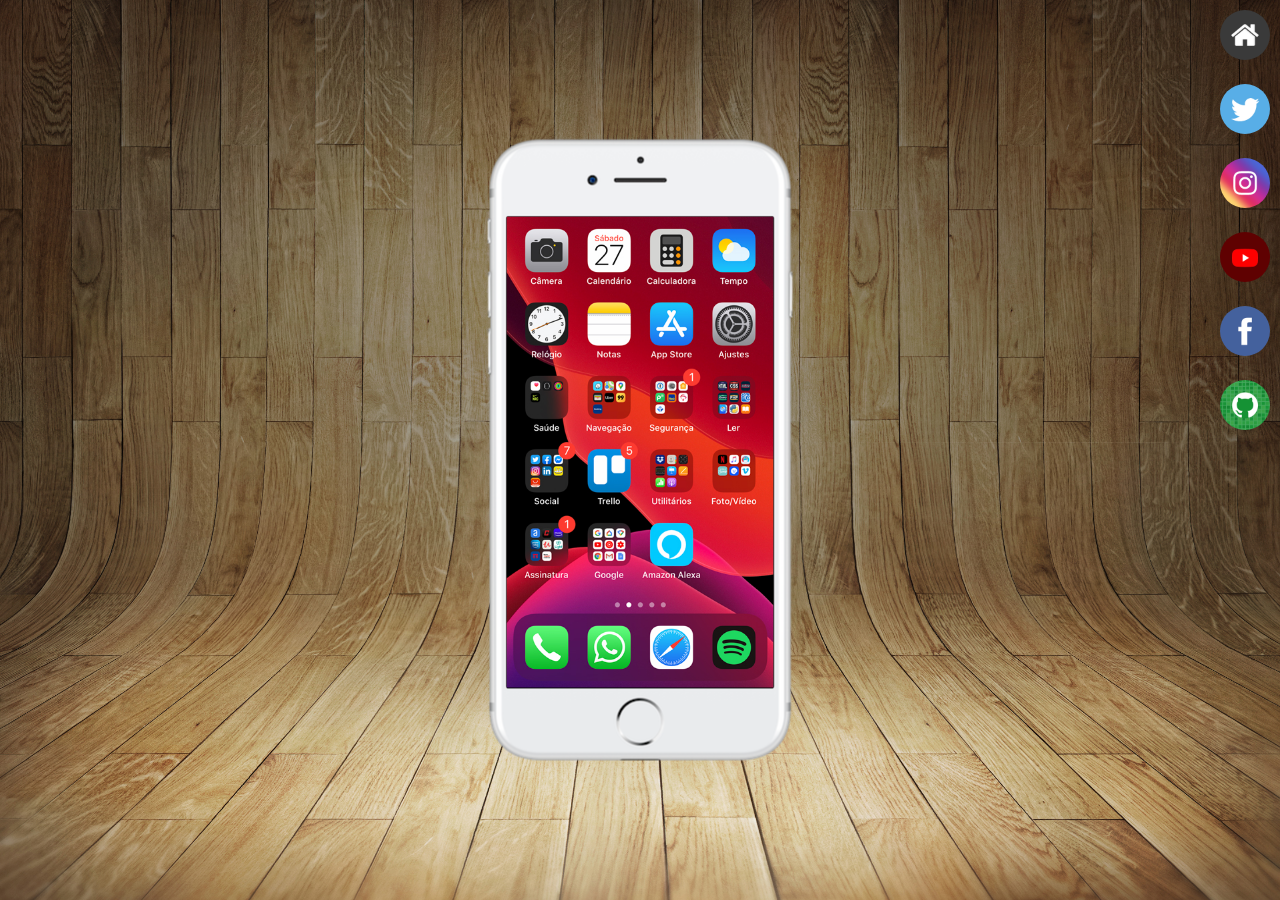
<file: projeto-celular/index.html>
<!DOCTYPE html>
<html lang="pt-br">
<head>
    <meta charset="UTF-8">
    <meta http-equiv="X-UA-Compatible" content="IE=edge">
    <meta name="viewport" content="width=device-width, initial-scale=1.0">
    <title>Redes sociais</title>
    <link rel="shortcut icon" href="favicon.ico" type="image/x-icon">
    <link rel="stylesheet" href="estilos/style.css">
</head>
<body>
    <main>
        <section id = 'tel'>
            <iframe src="home.html"  name="tela"  id="tela"   
            frameborder="0">
            Seu navegador não é campatível</iframe>
        </section>
        <section id = 'redes'>
            <a href="home.html" target="tela"><img src="imagens/logo-home.jpg" alt="home"></a><br>
            <a href="twitter.html" target="tela"><img src="imagens/logo-twitter.jpg" alt="home"></a><br>
            <a href="instagram.html" target="tela"><img src="imagens/logo-instagram.jpg" alt="home"></a><br>
            <a href="youtube.html" target="tela"><img src="imagens/logo-youtube.jpg" alt="home"></a><br>
            <a href="facebook.html" target="tela"><img src="imagens/logo-facebook.jpg" alt="home"></a><br>
            <a href="github.html" target="tela"><img src="imagens/logo-github.jpg" alt="home"></a><br>

        </section>

    </main>
</body>
</html>
</file>
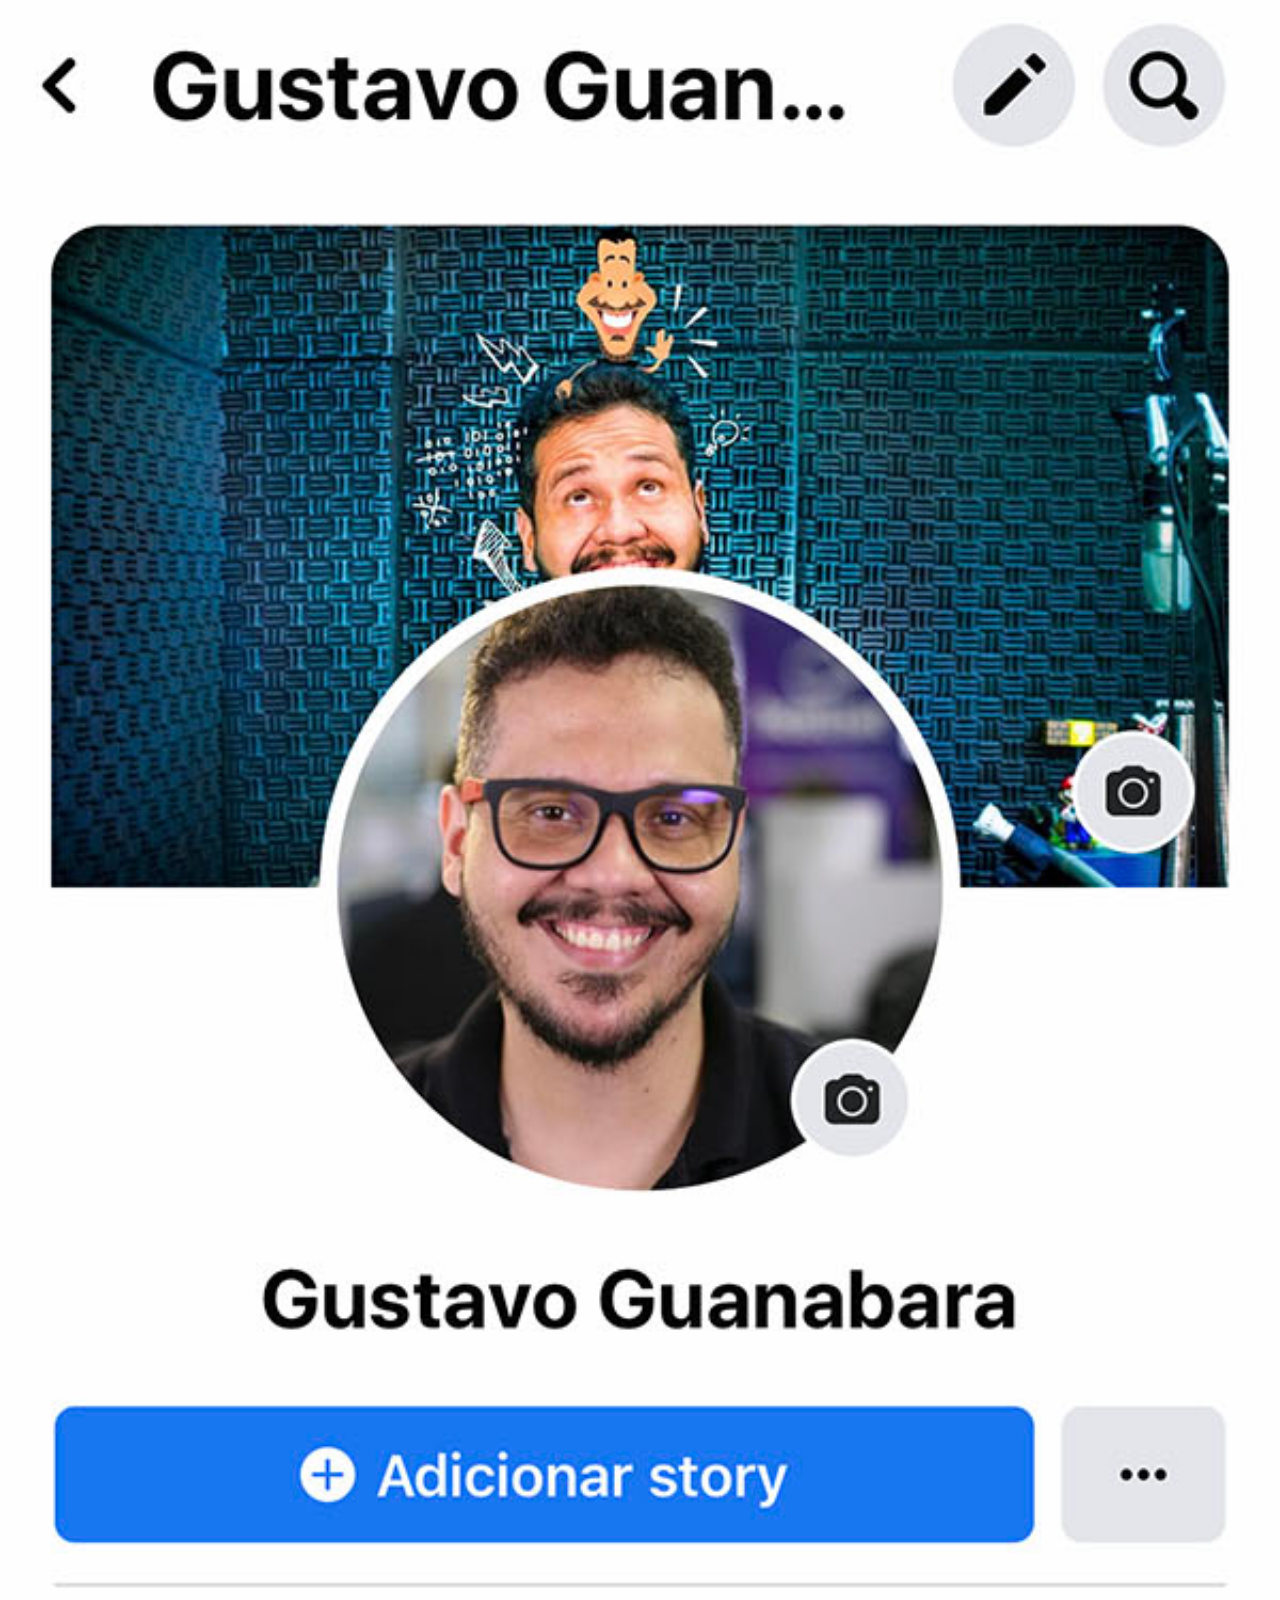
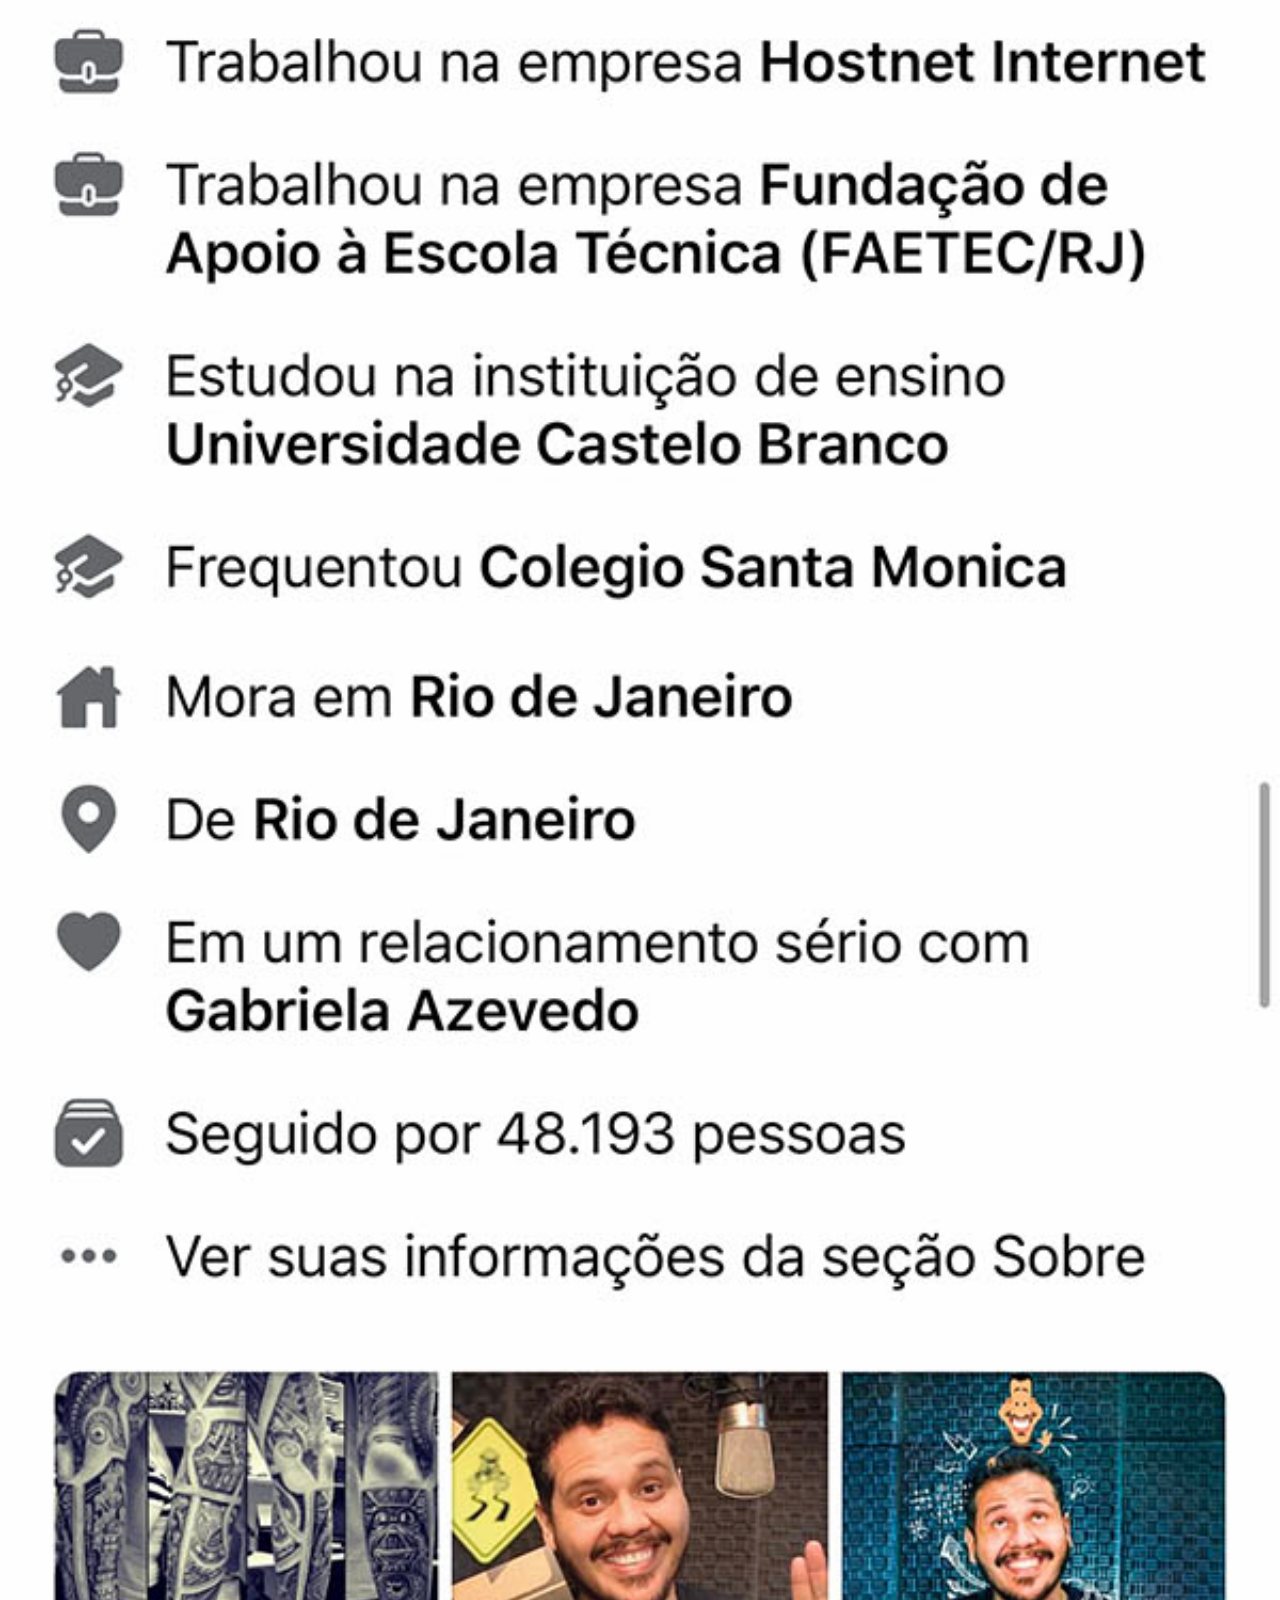
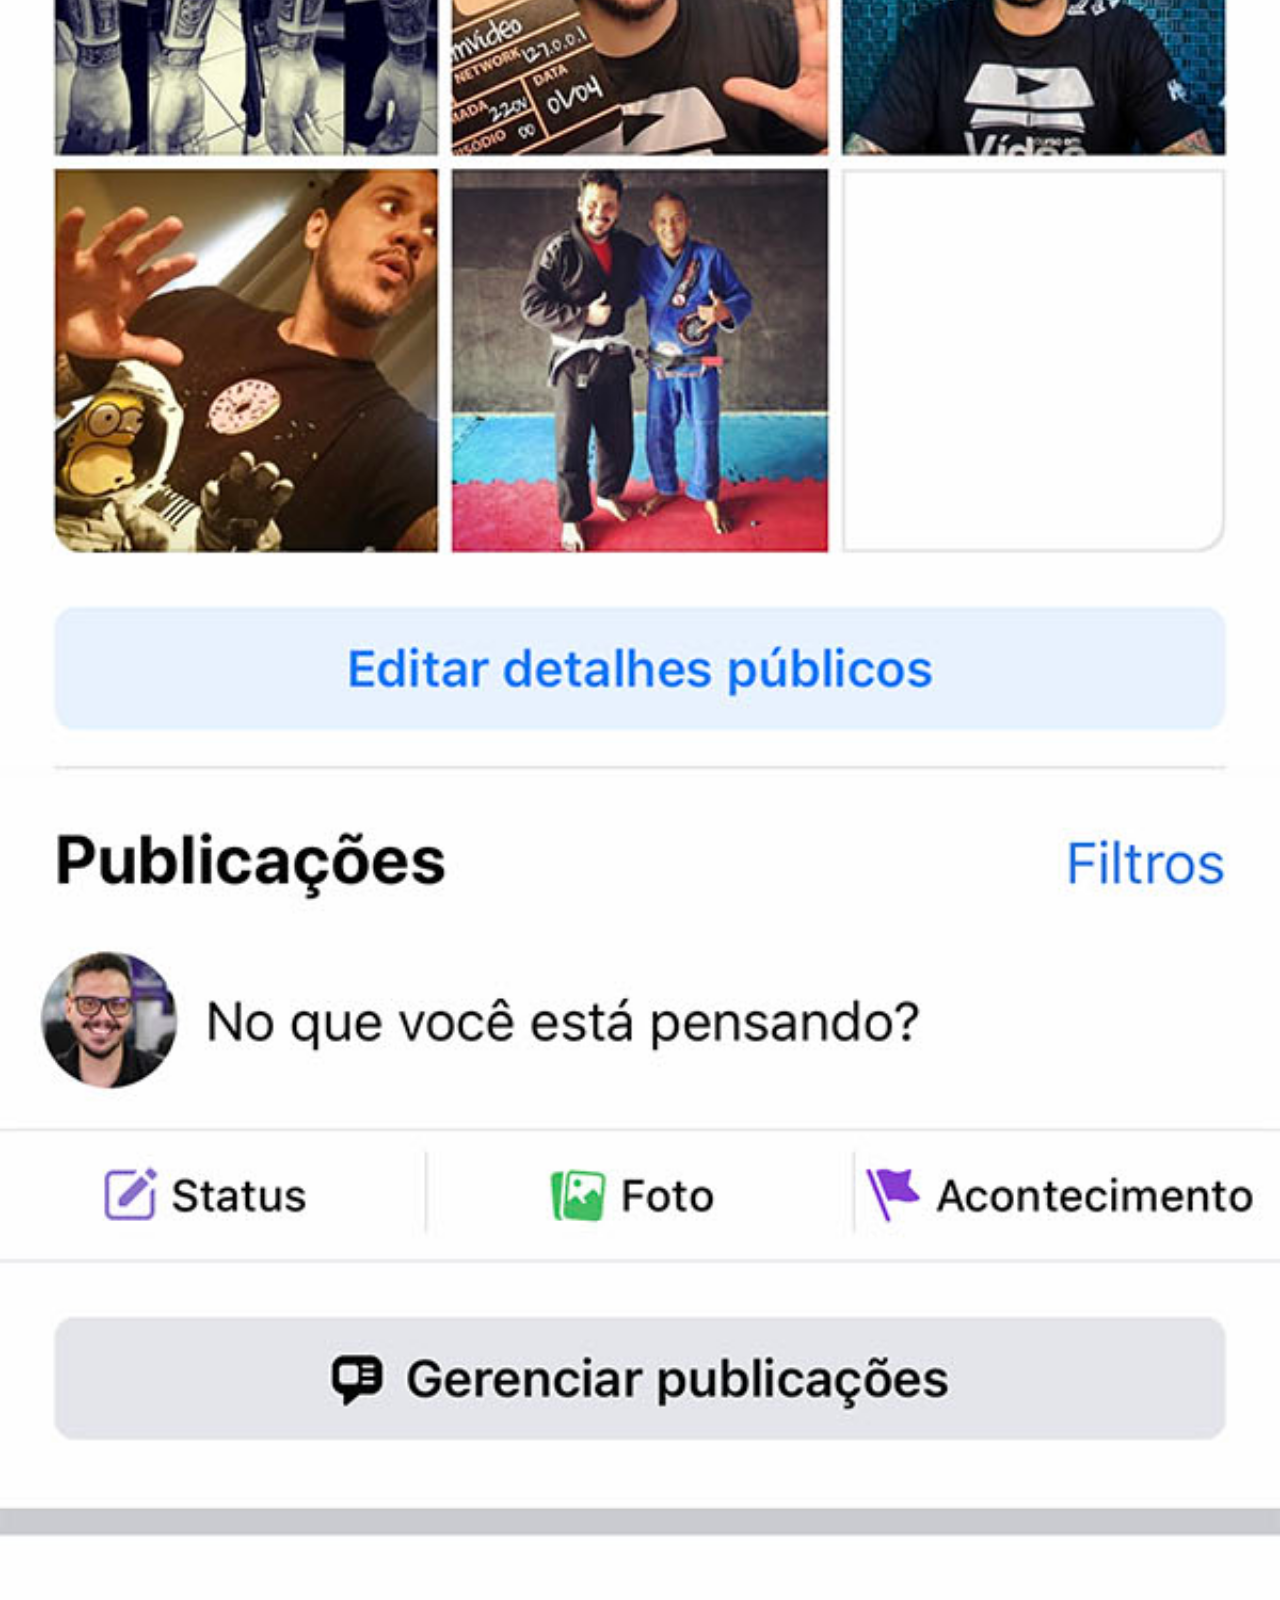
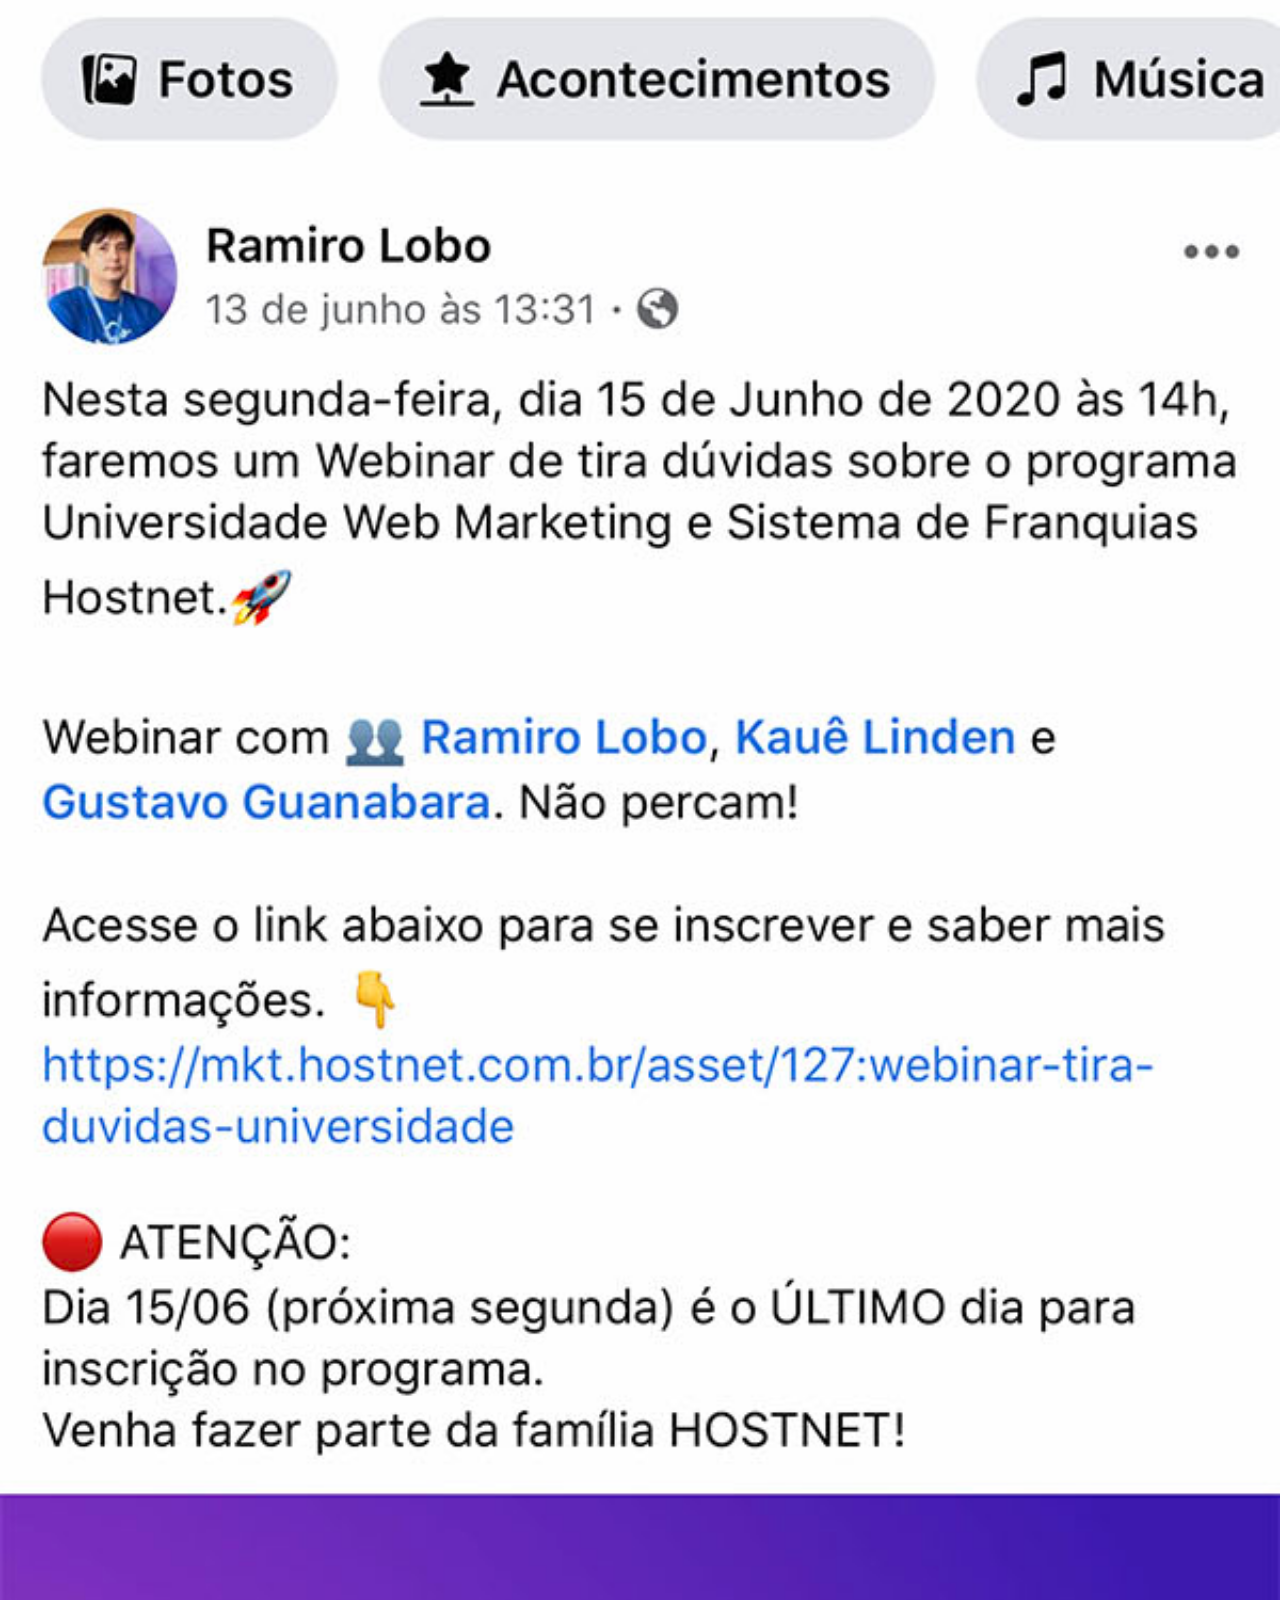
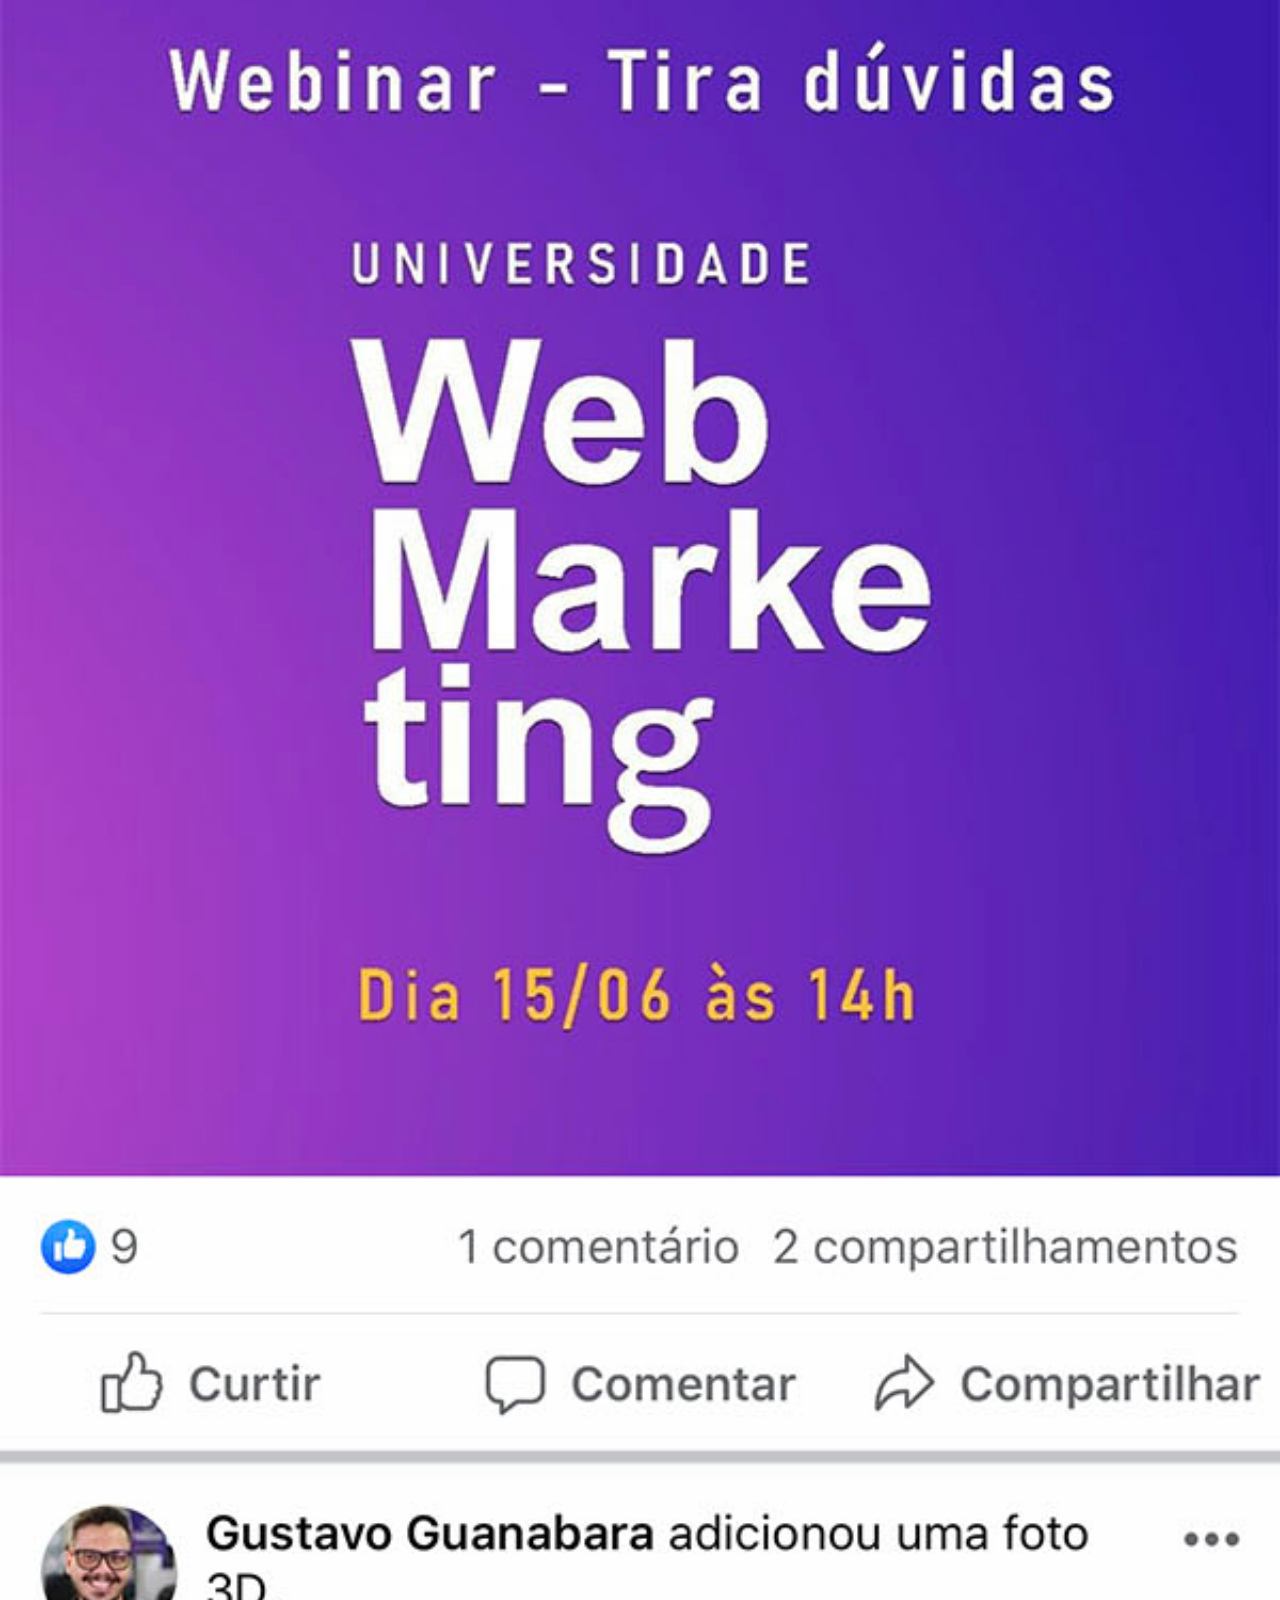
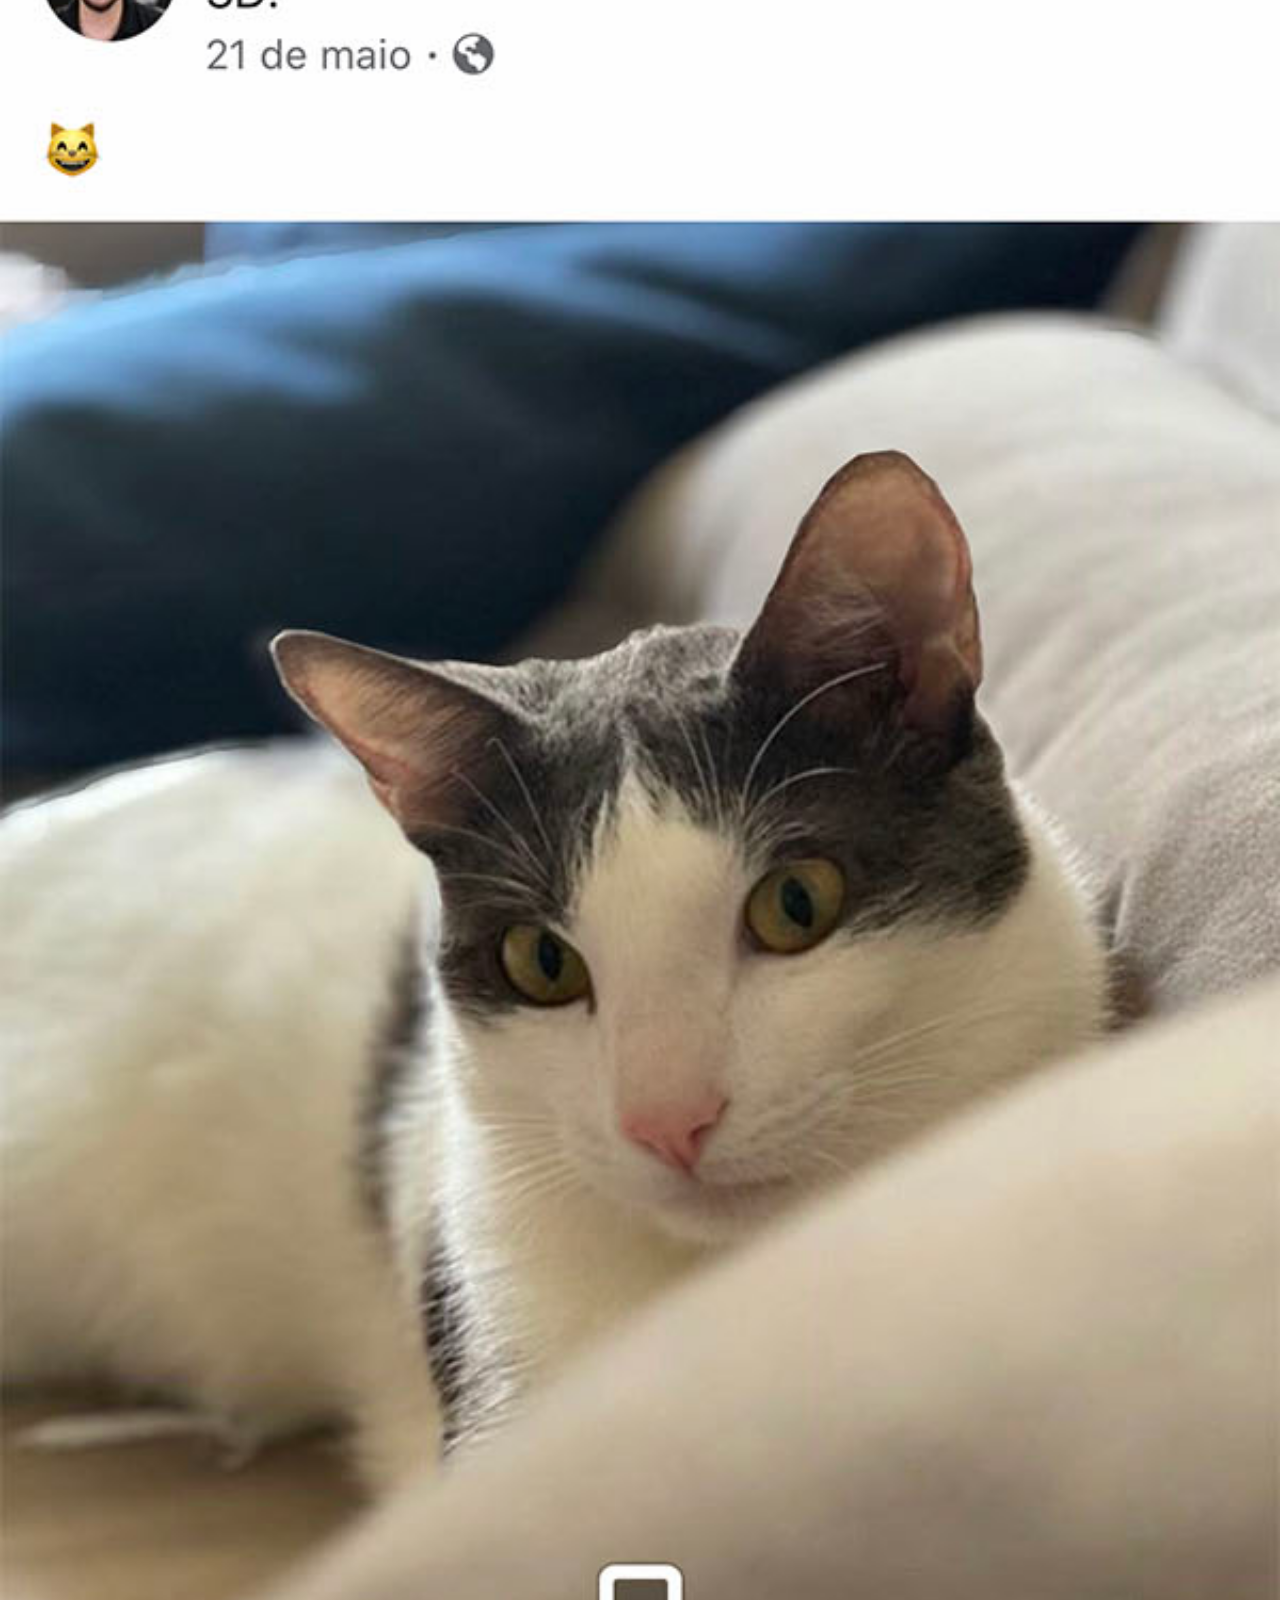
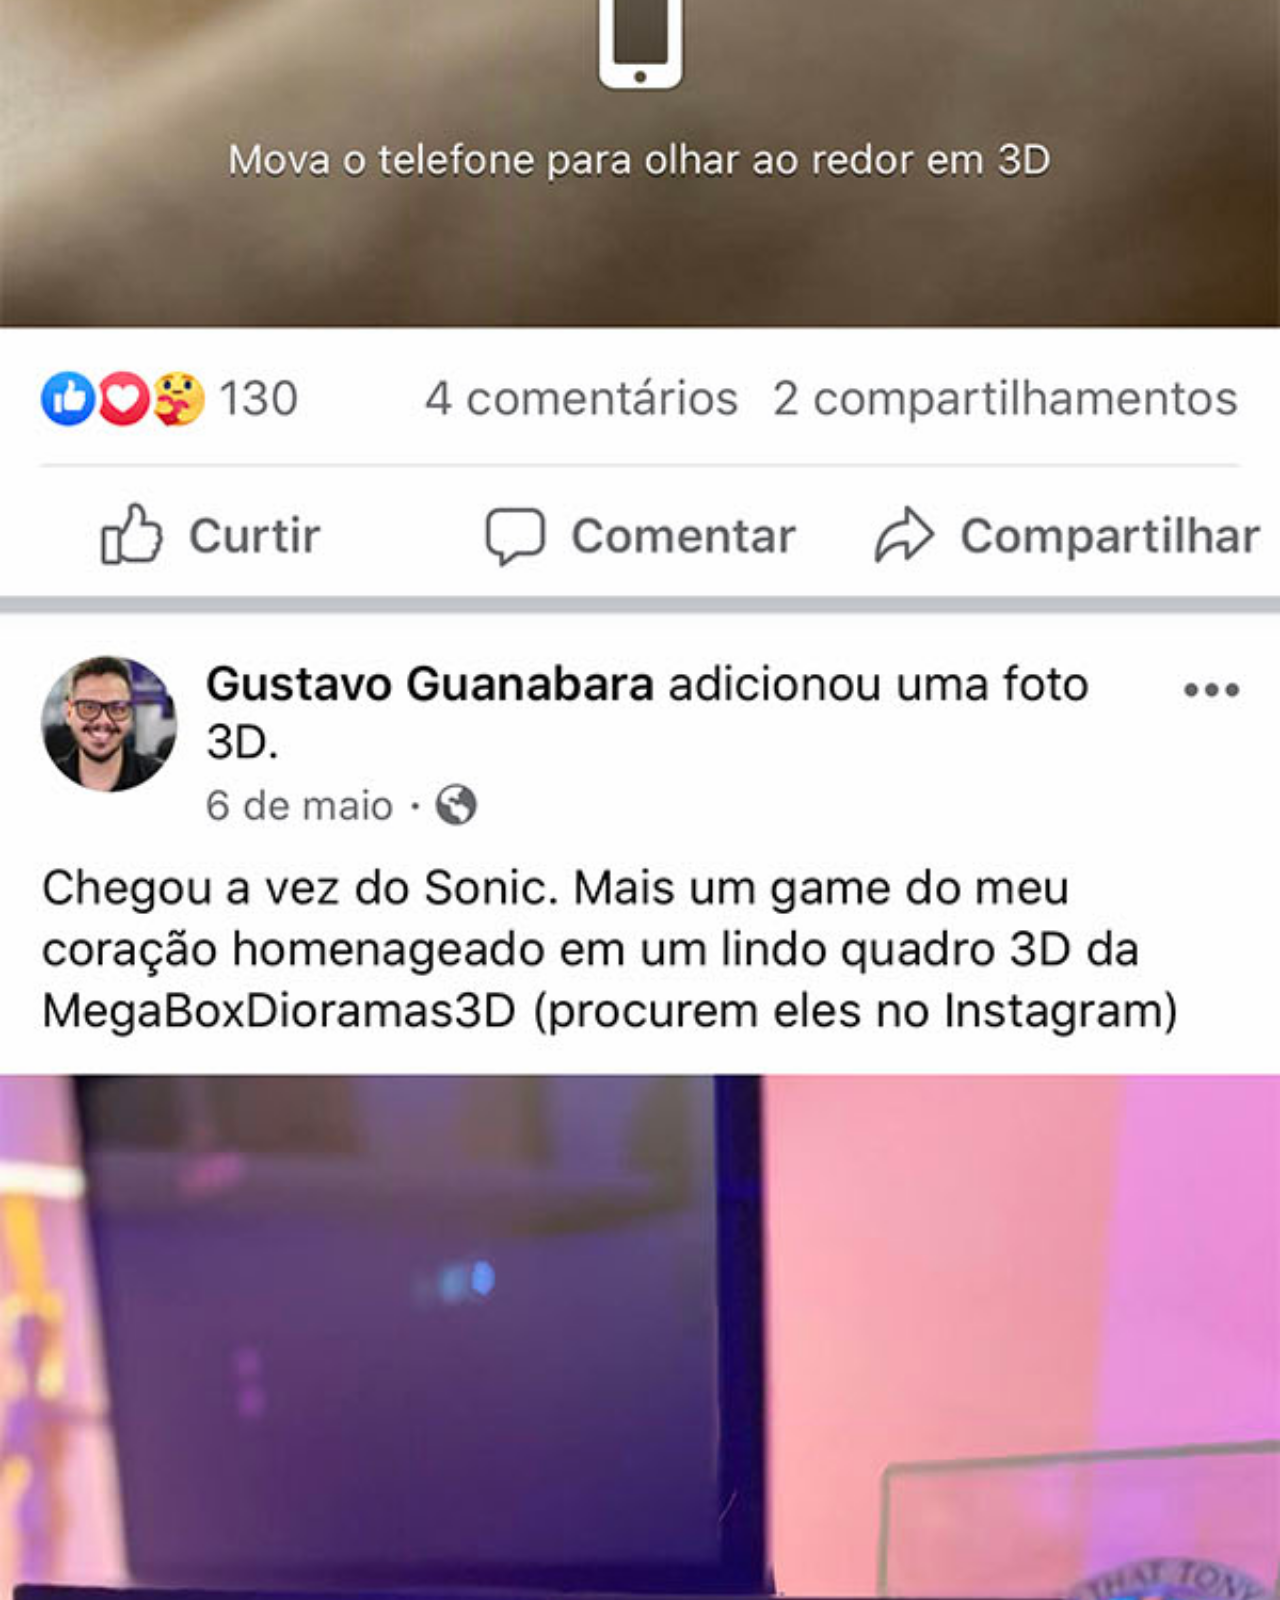
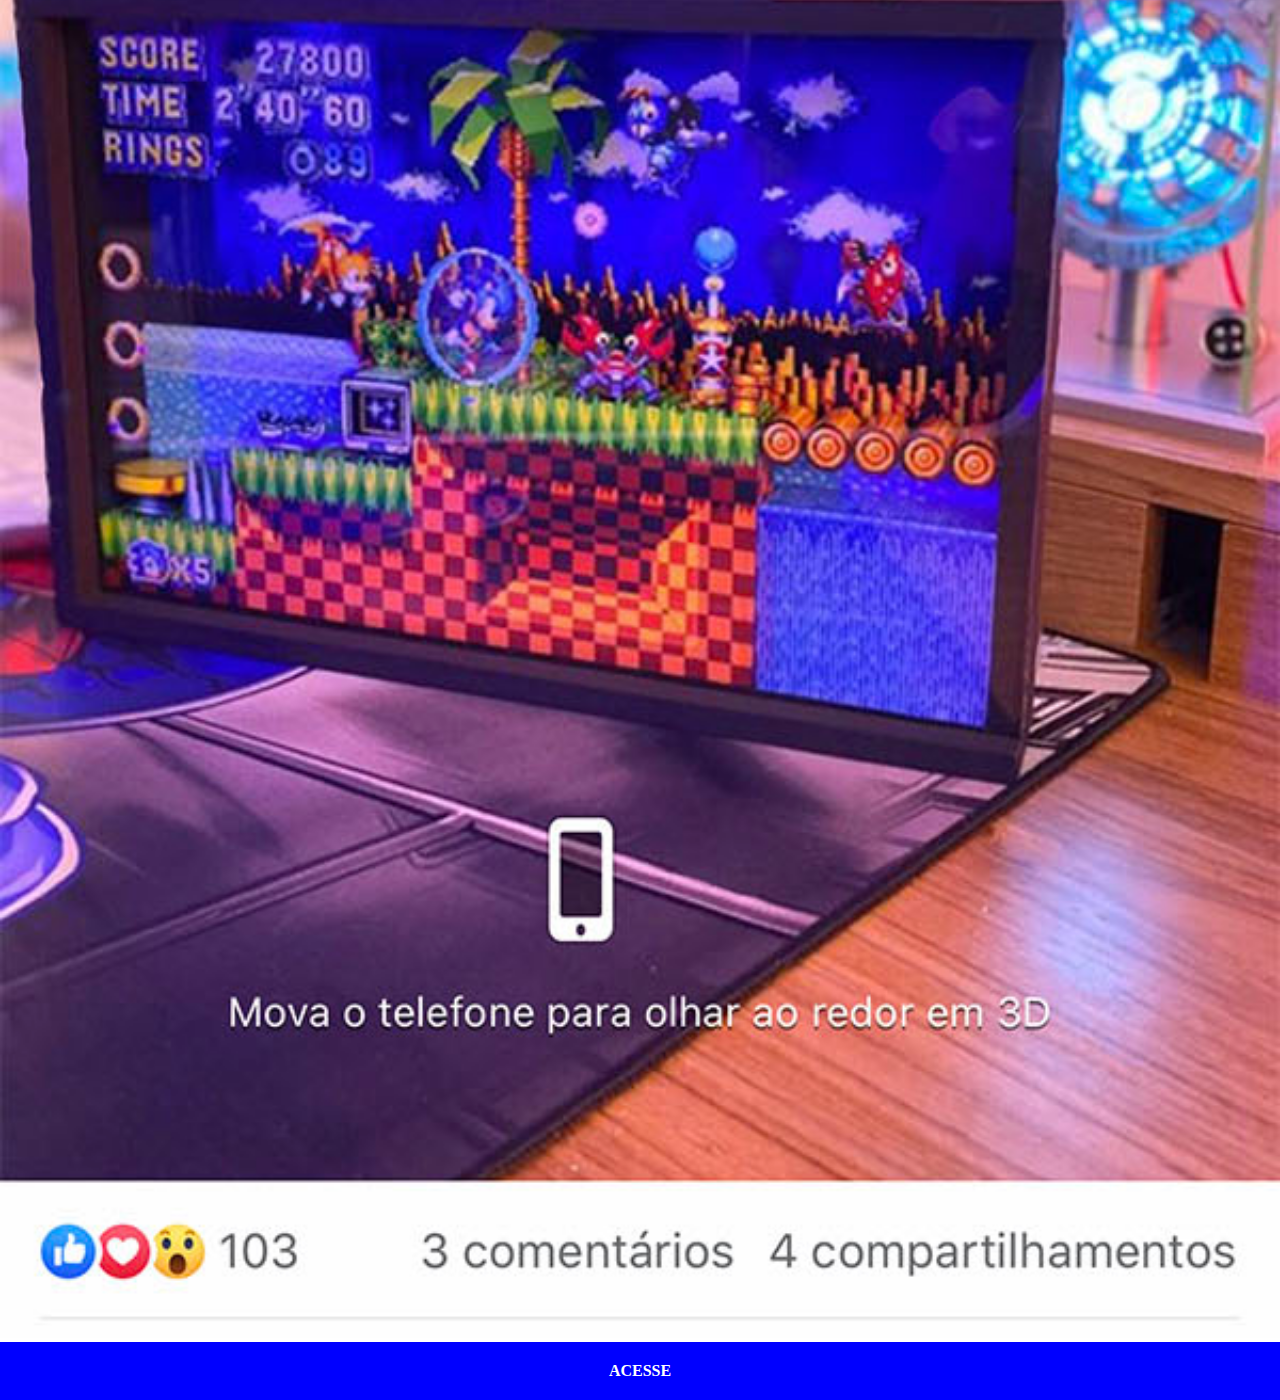
<file: projeto-celular/facebook.html>
<!DOCTYPE html>
<html lang="pt-br">
<head>
    <meta charset="UTF-8">
    <meta http-equiv="X-UA-Compatible" content="IE=edge">
    <meta name="viewport" content="width=device-width, initial-scale=1.0">
    <title>facebook</title>
    <link rel="stylesheet" href="estilos/social.css">
</head>
<body>
    <img src="imagens/tela-facebook.jpg" alt="facebook">
    <a href="https://pt-br.facebook.com/login/device-based/regular/login/" target="_blank"> ACESSE</a>
</body>
</html>
</file>
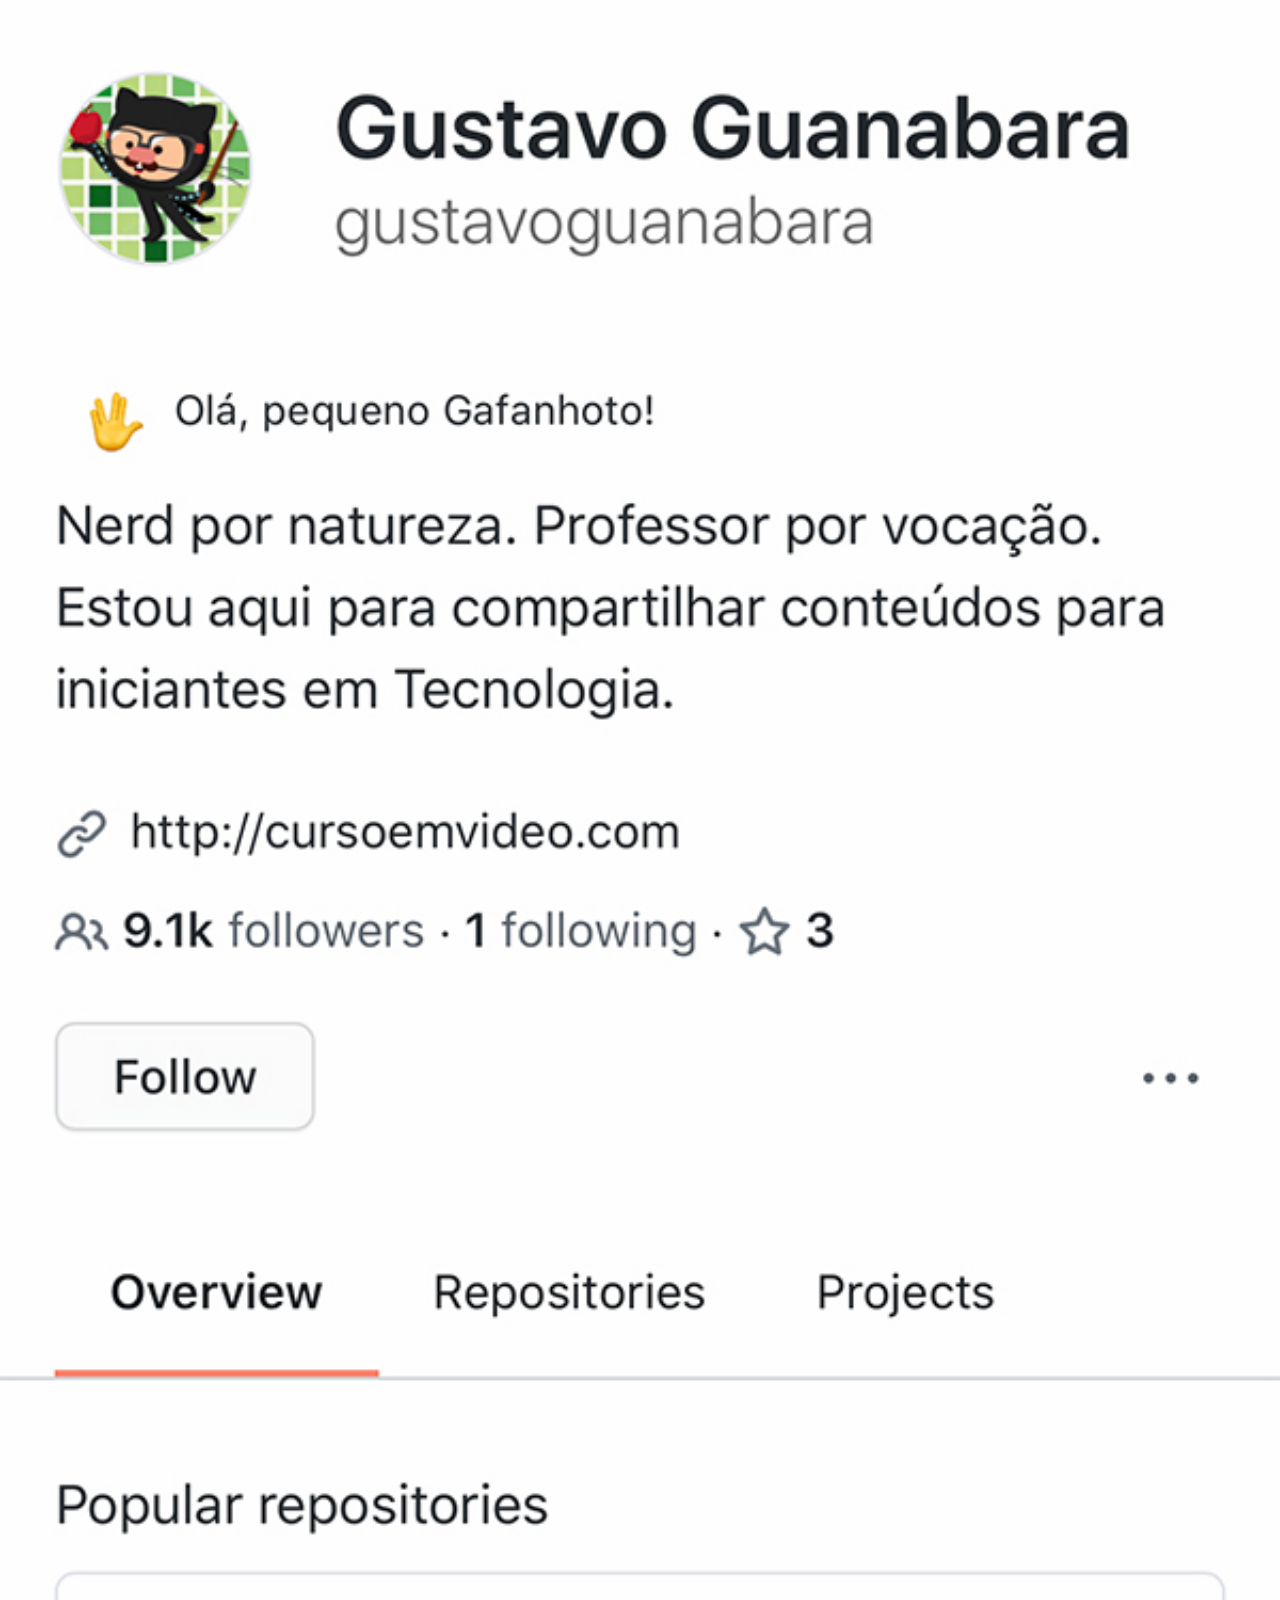
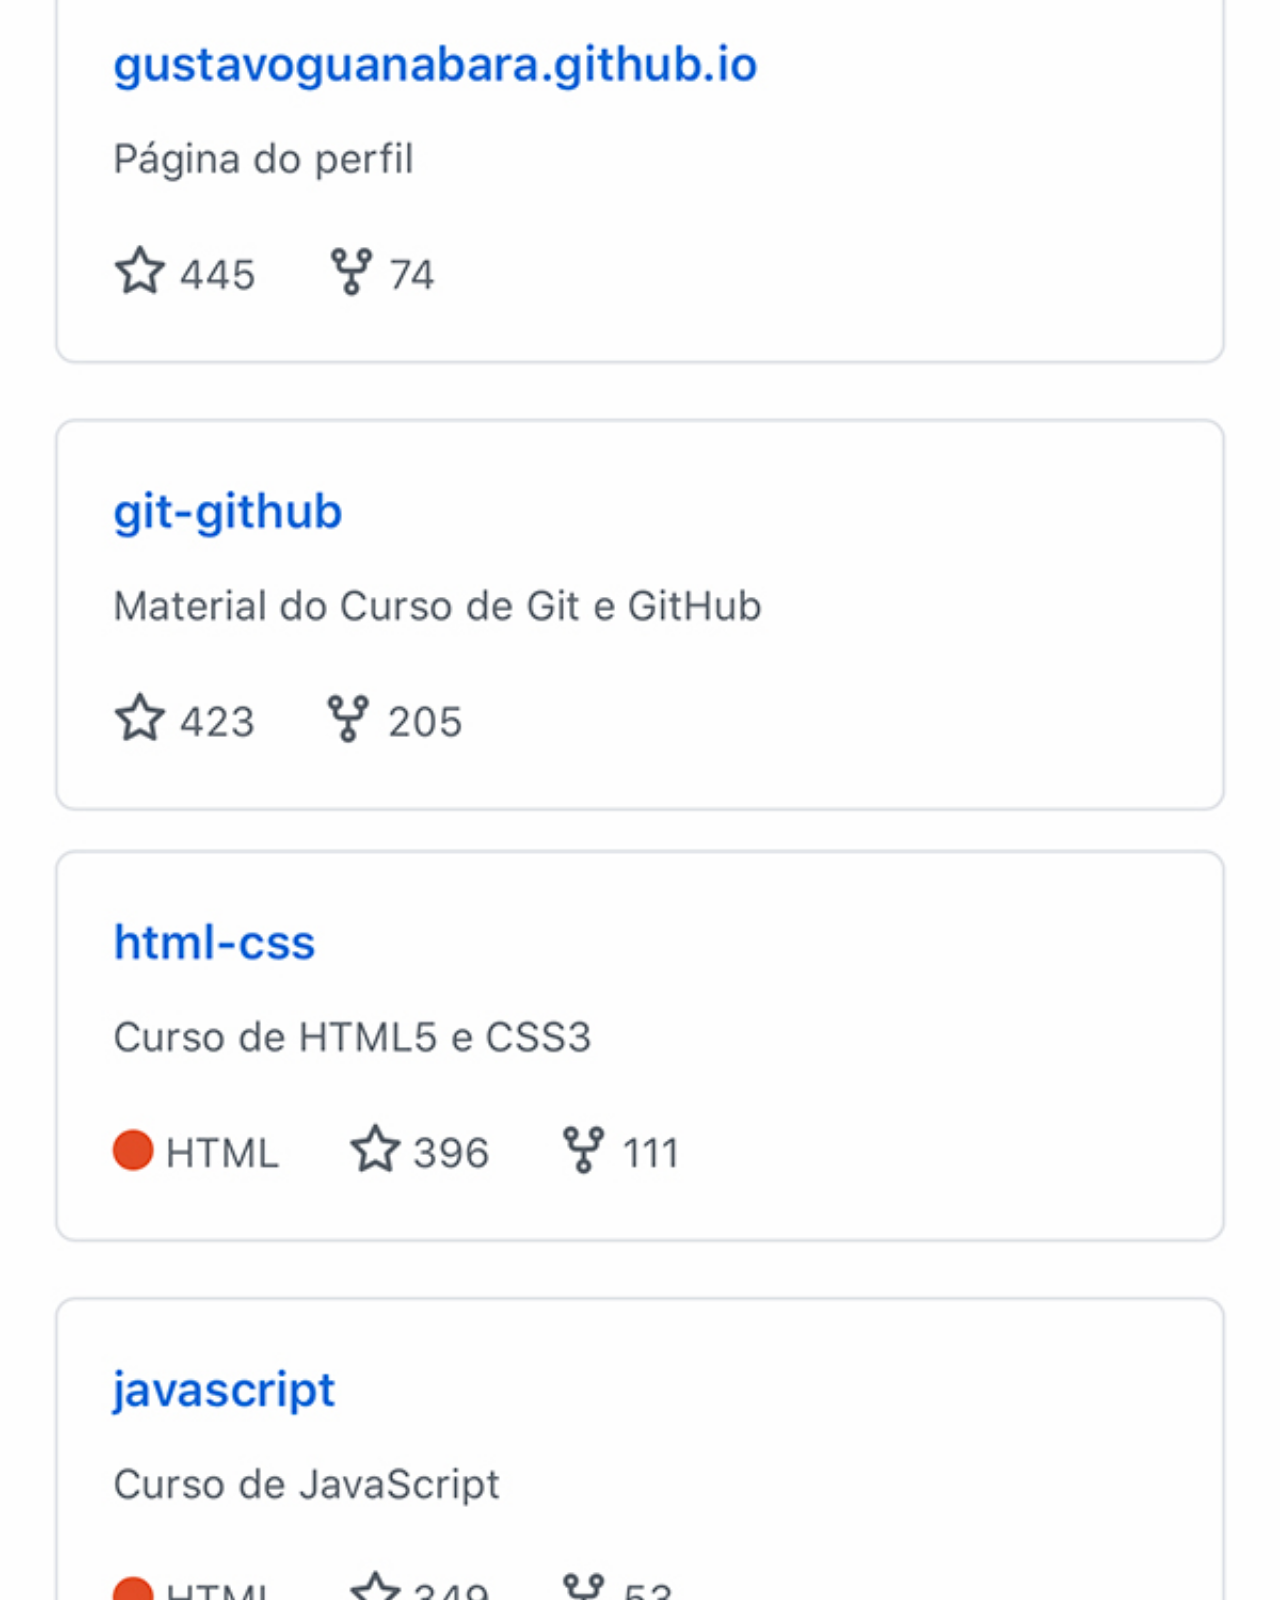
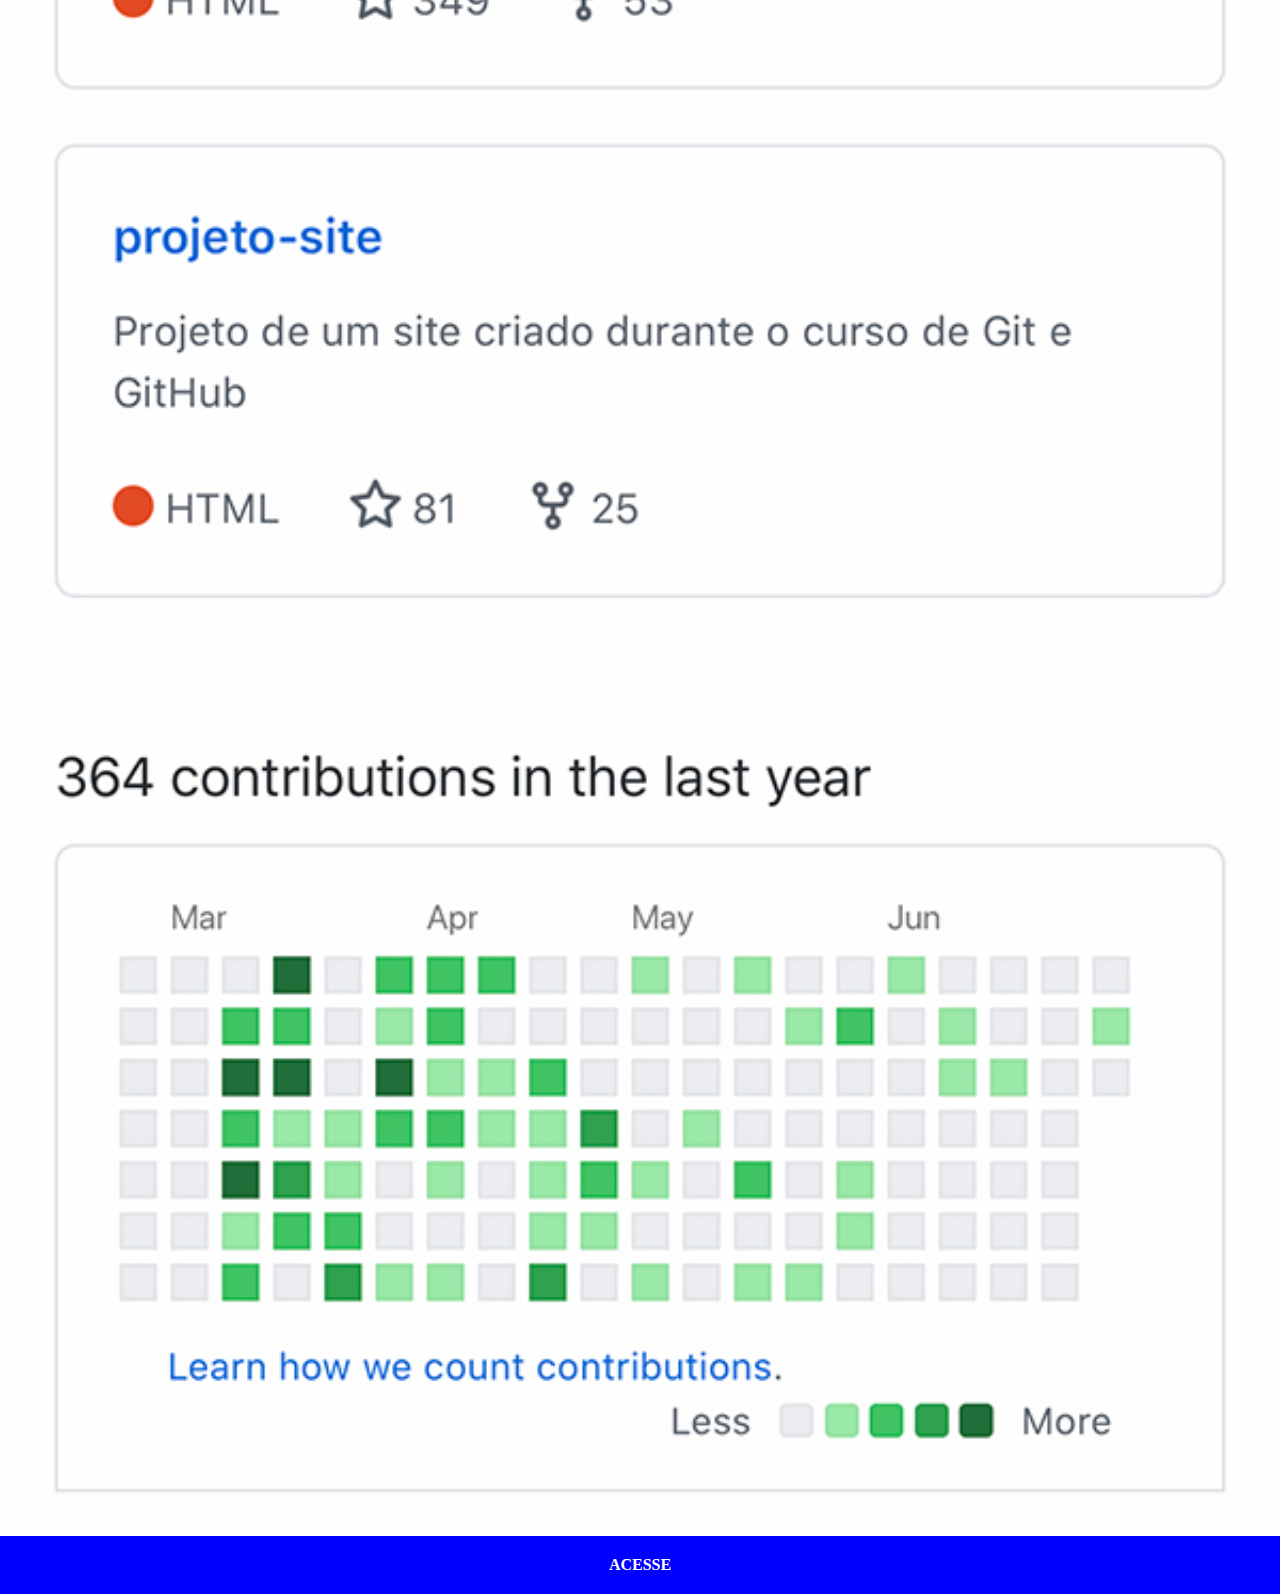
<file: projeto-celular/github.html>
<!DOCTYPE html>
<html lang="pt-br">
<head>
    <meta charset="UTF-8">
    <meta http-equiv="X-UA-Compatible" content="IE=edge">
    <meta name="viewport" content="width=device-width, initial-scale=1.0">
    <title>github</title>
    <link rel="stylesheet" href="estilos/social.css">
</head>
<body>
    <img src="imagens/tela-github.jpg" alt="github">
    <a href="https://github.com/" target="_blank"> ACESSE </a>
</body>
</html>
</file>
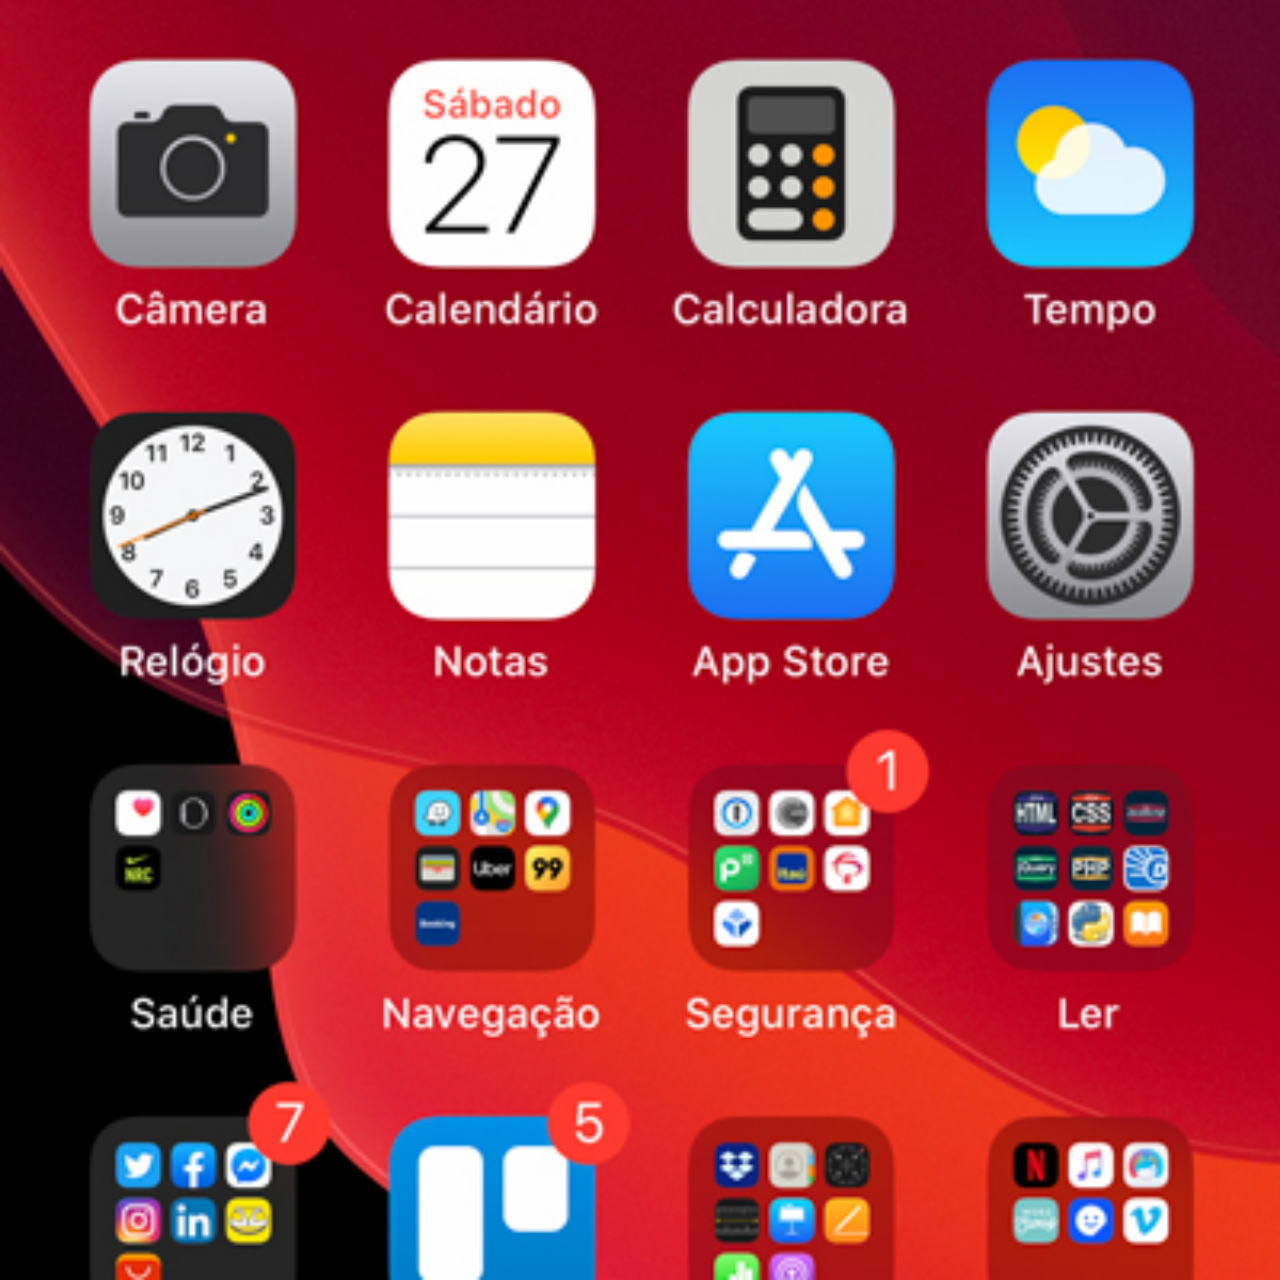
<file: projeto-celular/home.html>
<!DOCTYPE html>
<html lang="pt-br">
<head>
    <meta charset="UTF-8">
    <meta http-equiv="X-UA-Compatible" content="IE=edge">
    <meta name="viewport" content="width=device-width, initial-scale=1.0">
    <title>home</title>
</head>
<body>
    <style>
        *{
            margin: 0px;
            padding: 0px;
        }

        body{
            width: 100vw;
            height: 100vw;
            background: black url('../projeto-celular/imagens/tela-home.jpg') no-repeat top center;
            background-size: cover;
        }
    </style>
</body>
</html>
</file>
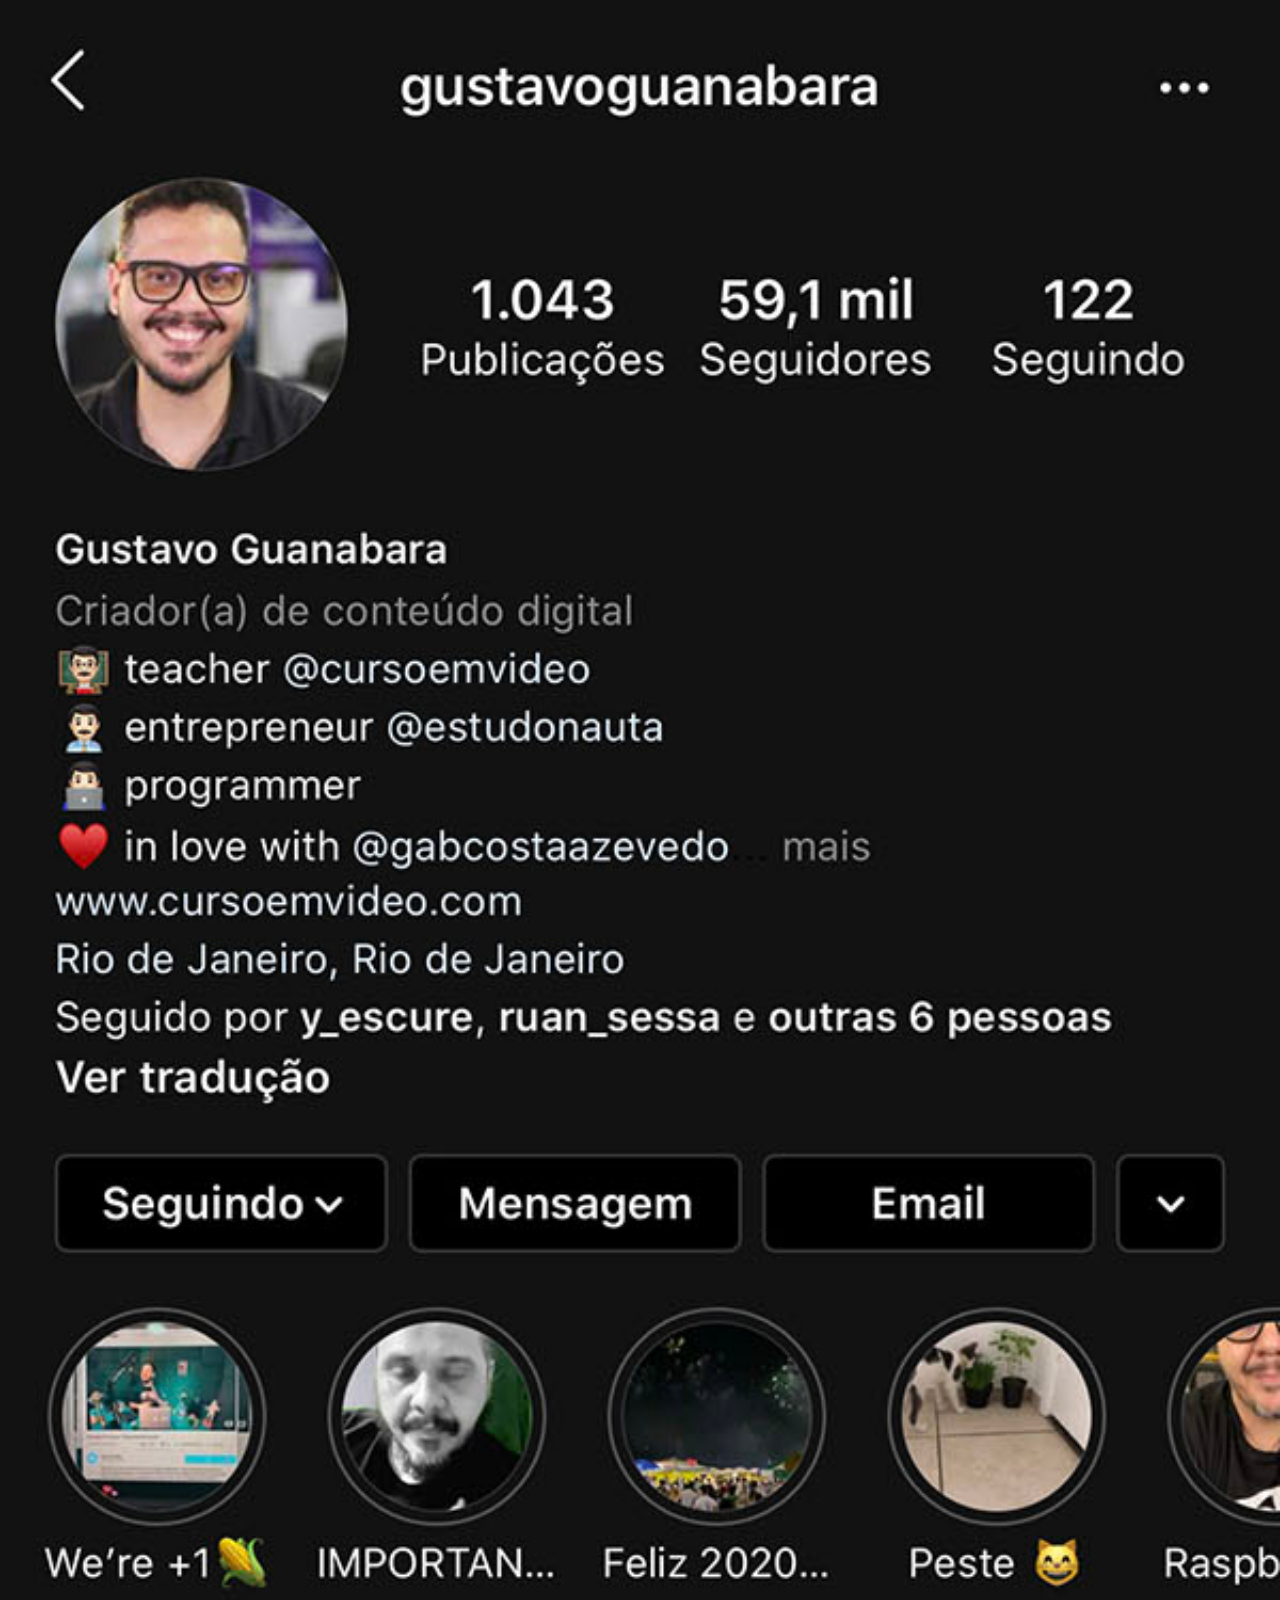
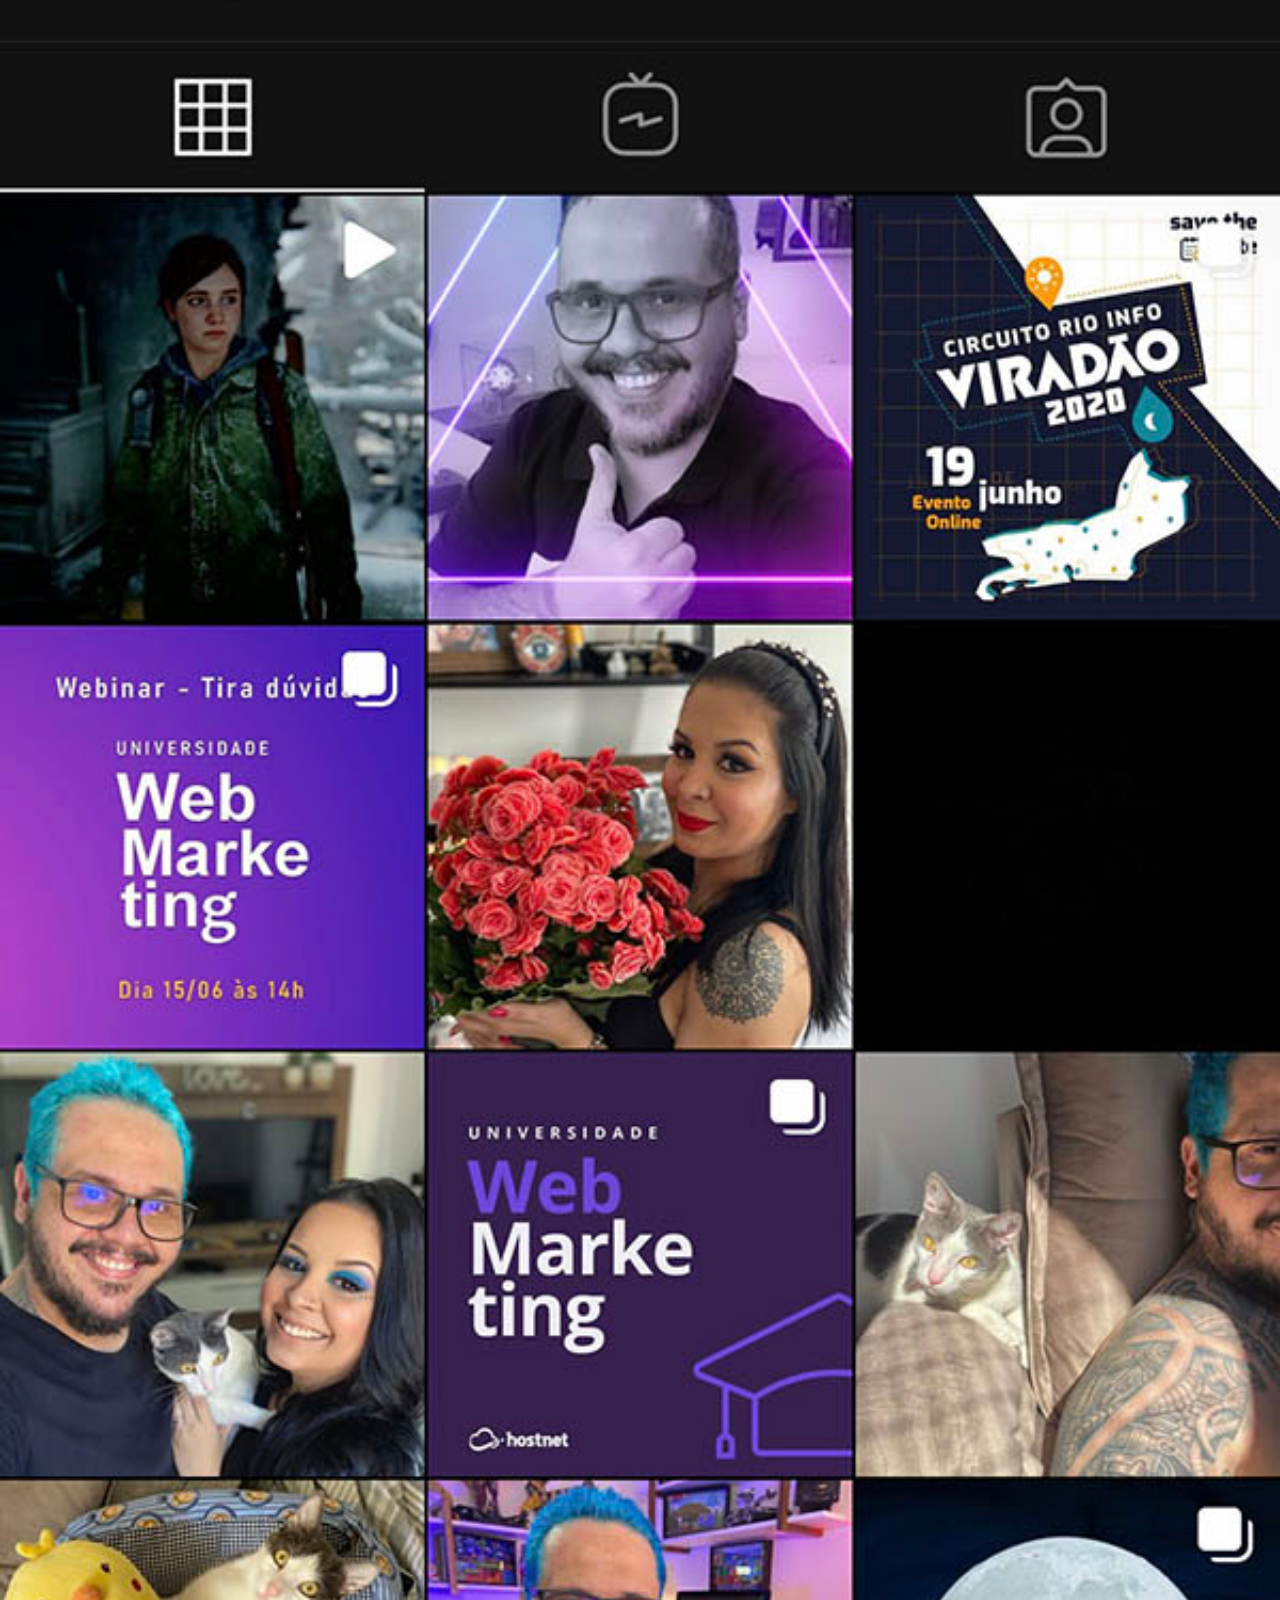
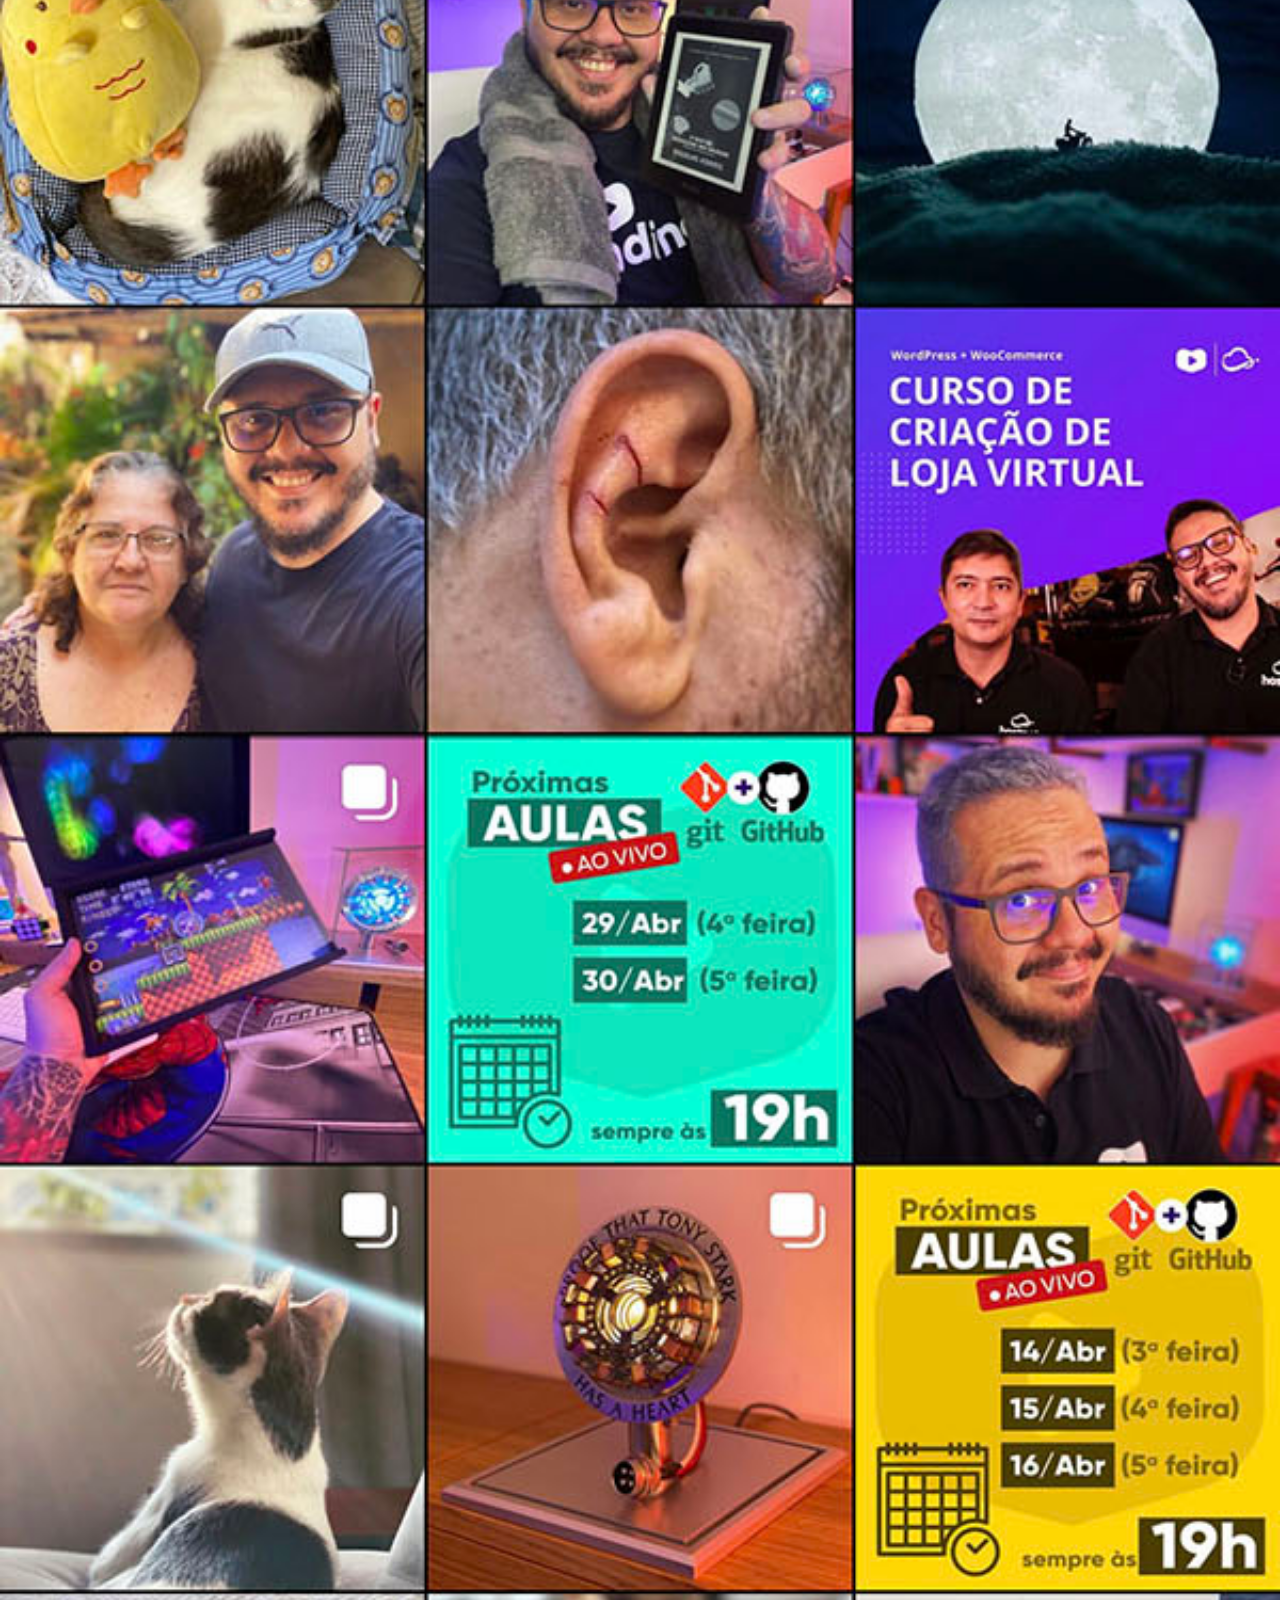
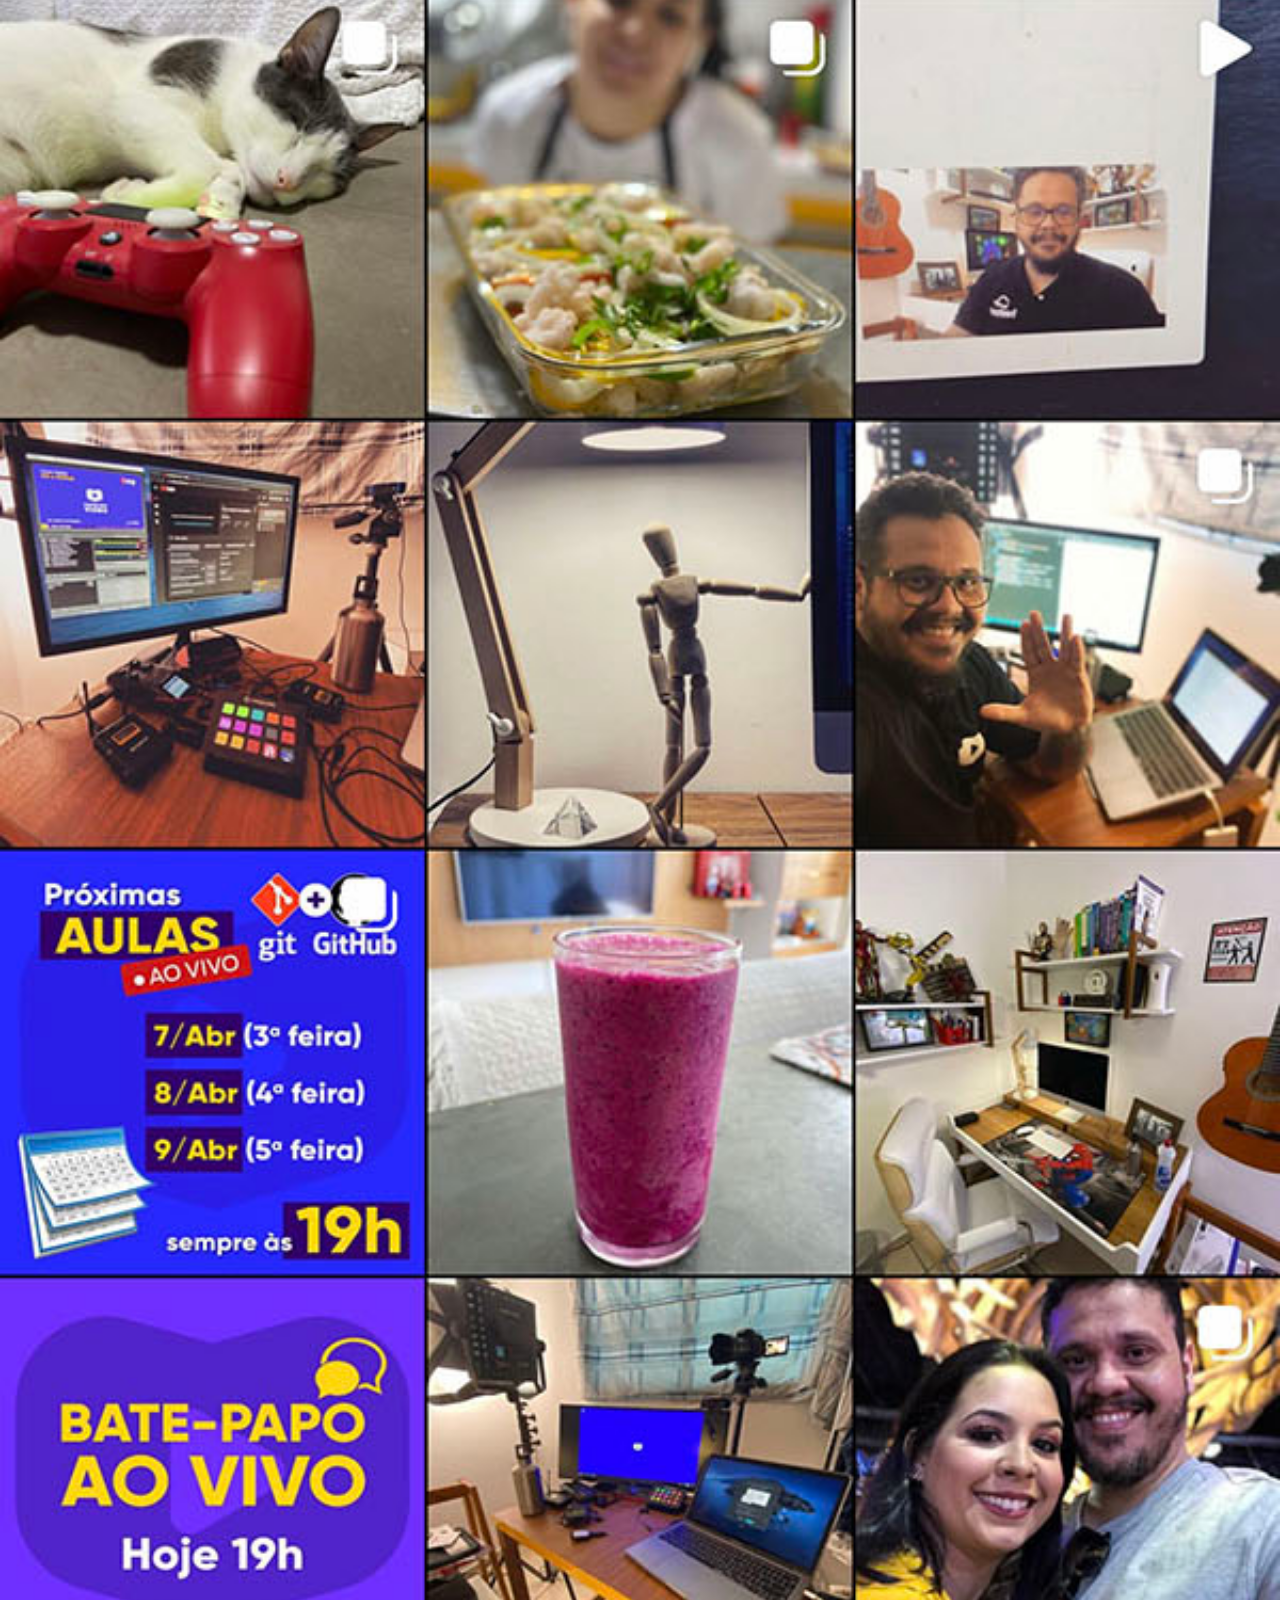
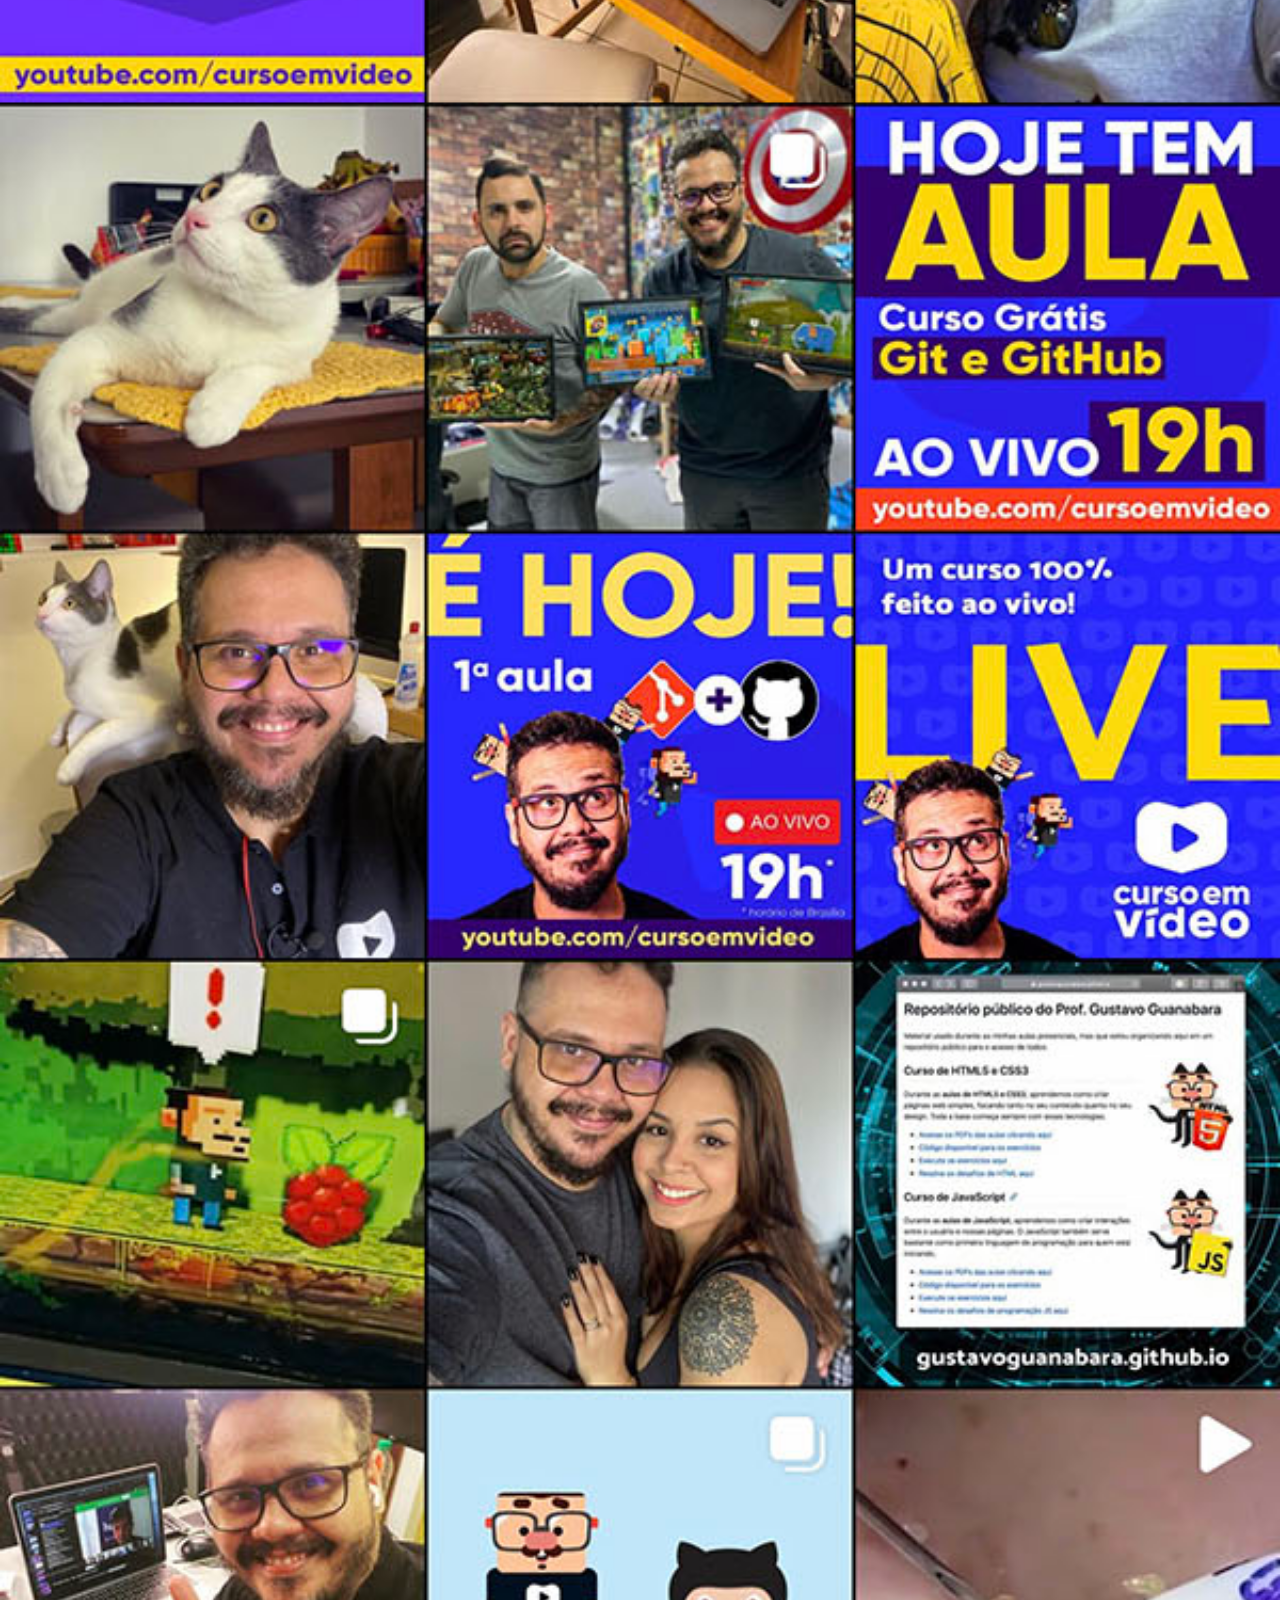
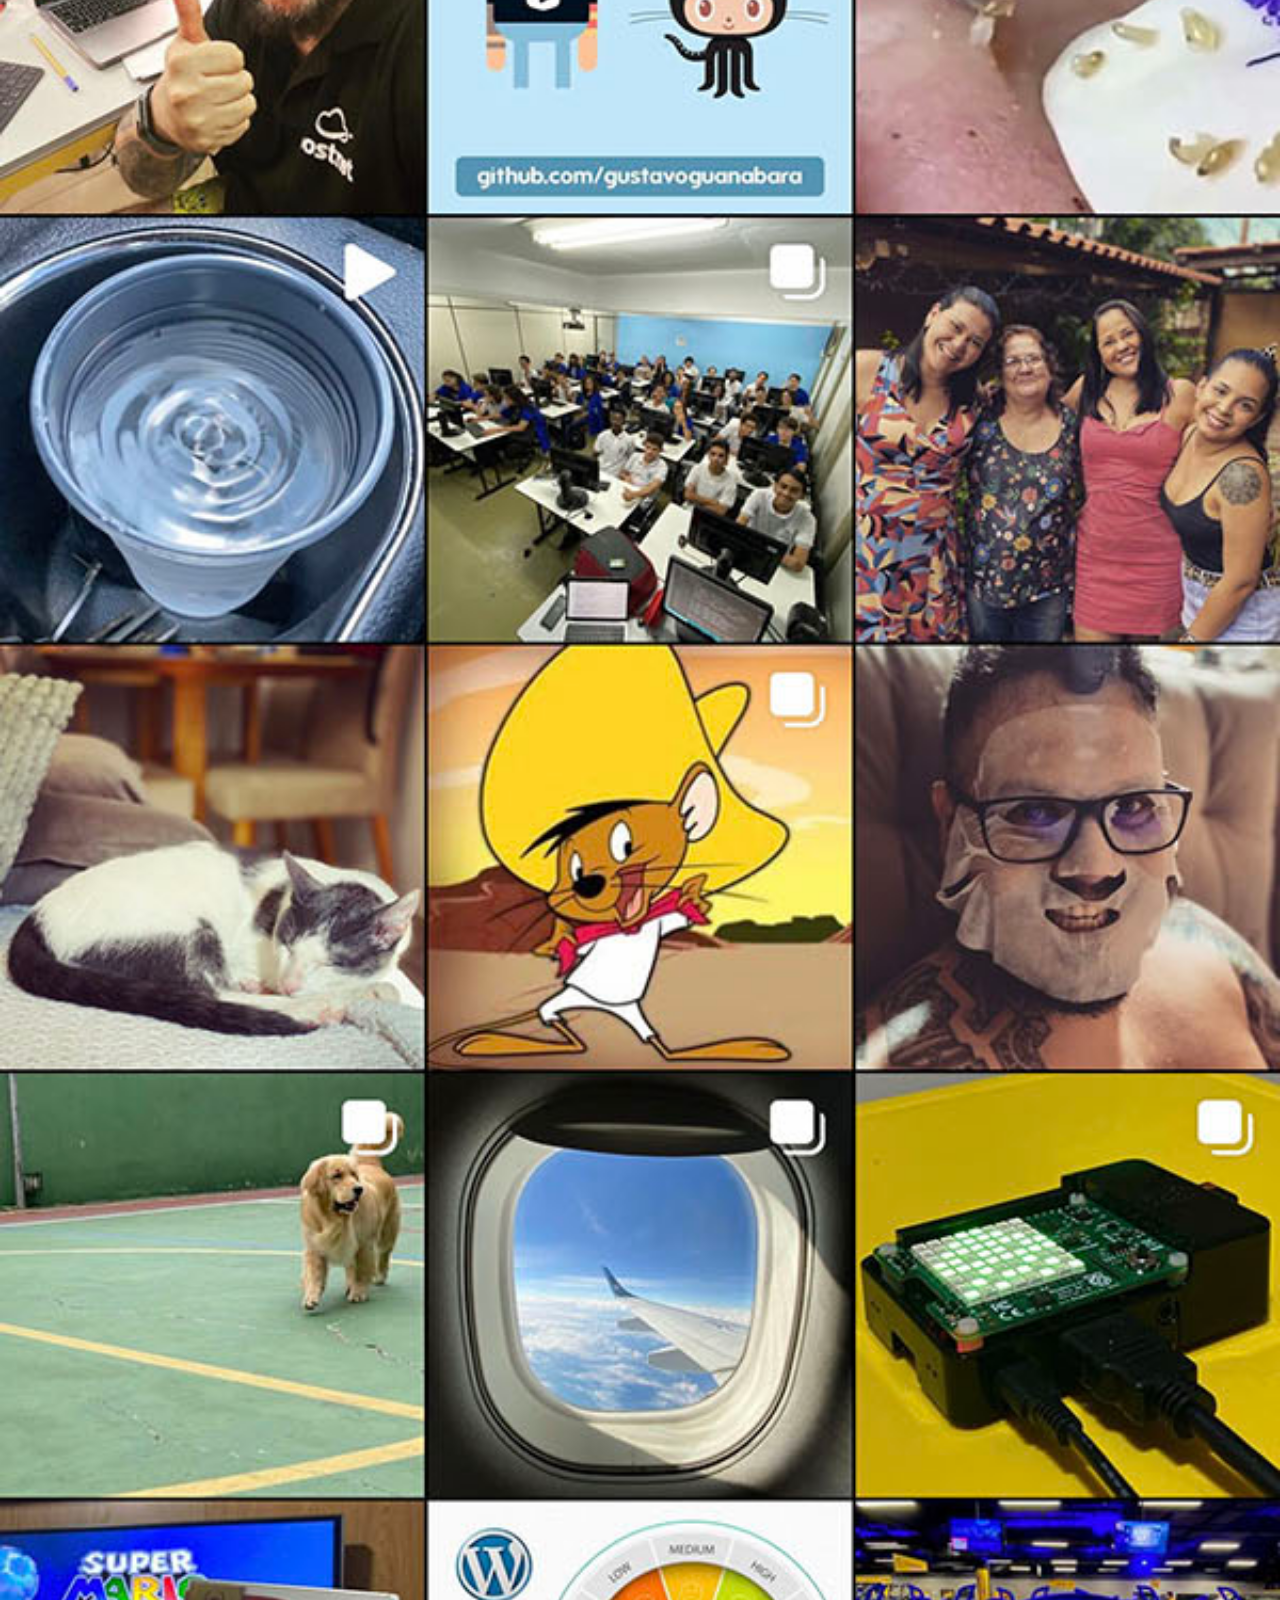
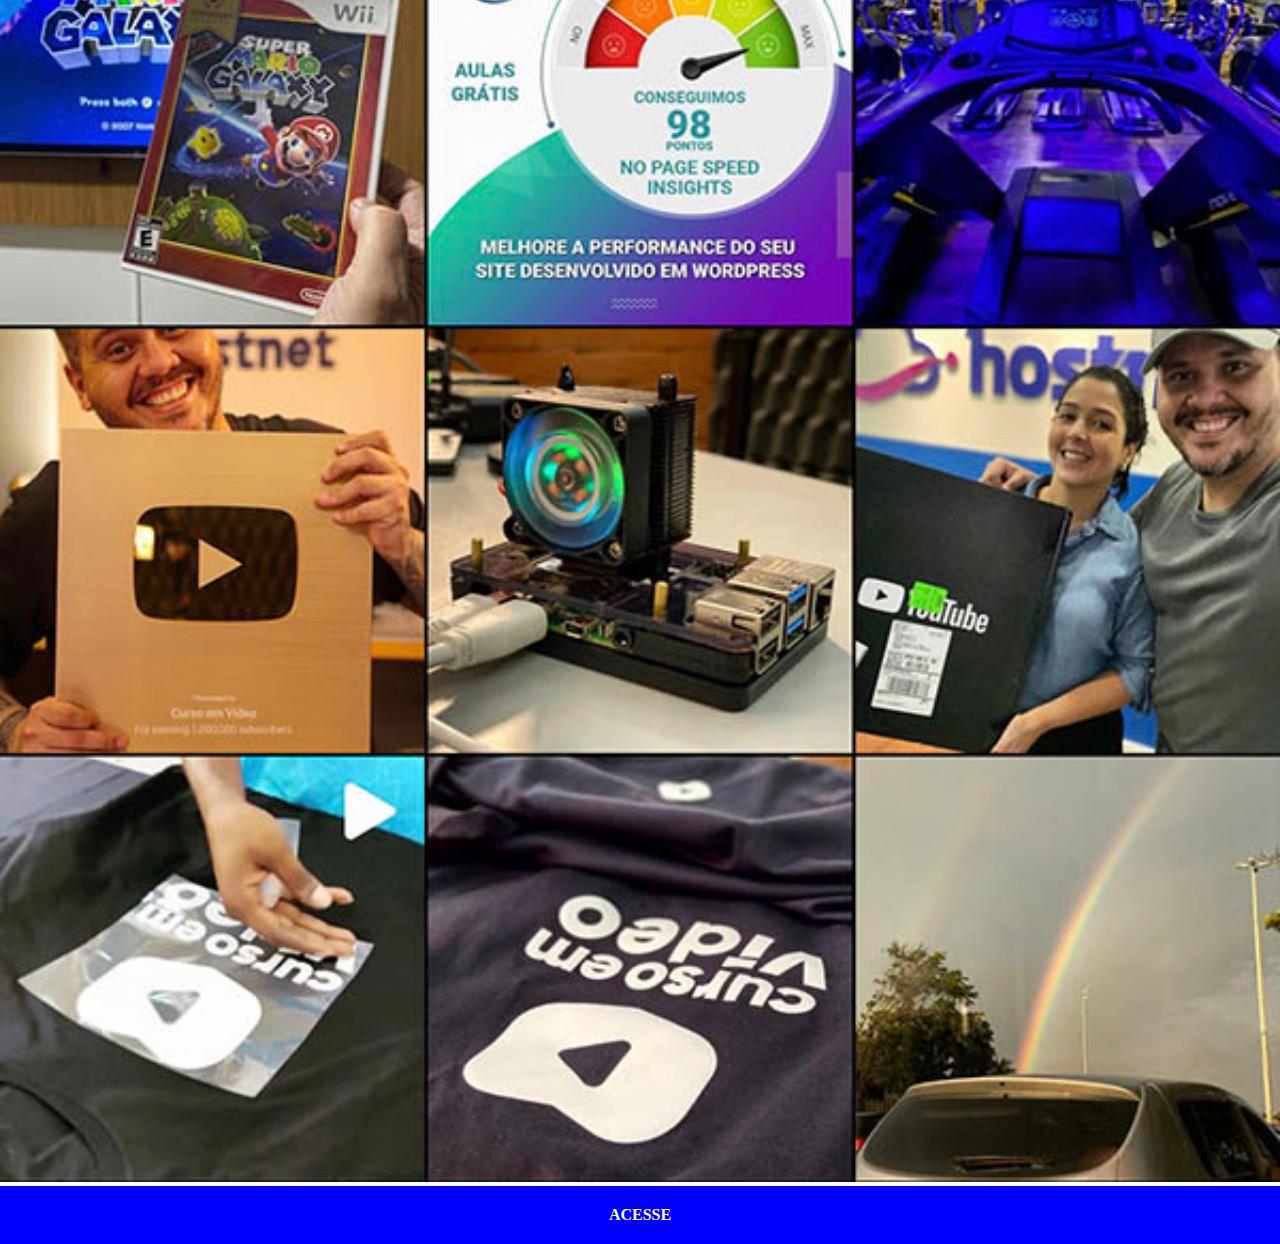
<file: projeto-celular/instagram.html>
<!DOCTYPE html>
<html lang="pt-br">
<head>
    <meta charset="UTF-8">
    <meta http-equiv="X-UA-Compatible" content="IE=edge">
    <meta name="viewport" content="width=device-width, initial-scale=1.0">
    <title>instagram</title>
    <link rel="stylesheet" href="estilos/social.css">
</head>
<body>
    <img src="imagens/tela-instagram.jpg" alt="instagram">
    <a href="https://www.instagram.com/" target="_blank"> ACESSE</a>
</body>
</html>
</file>
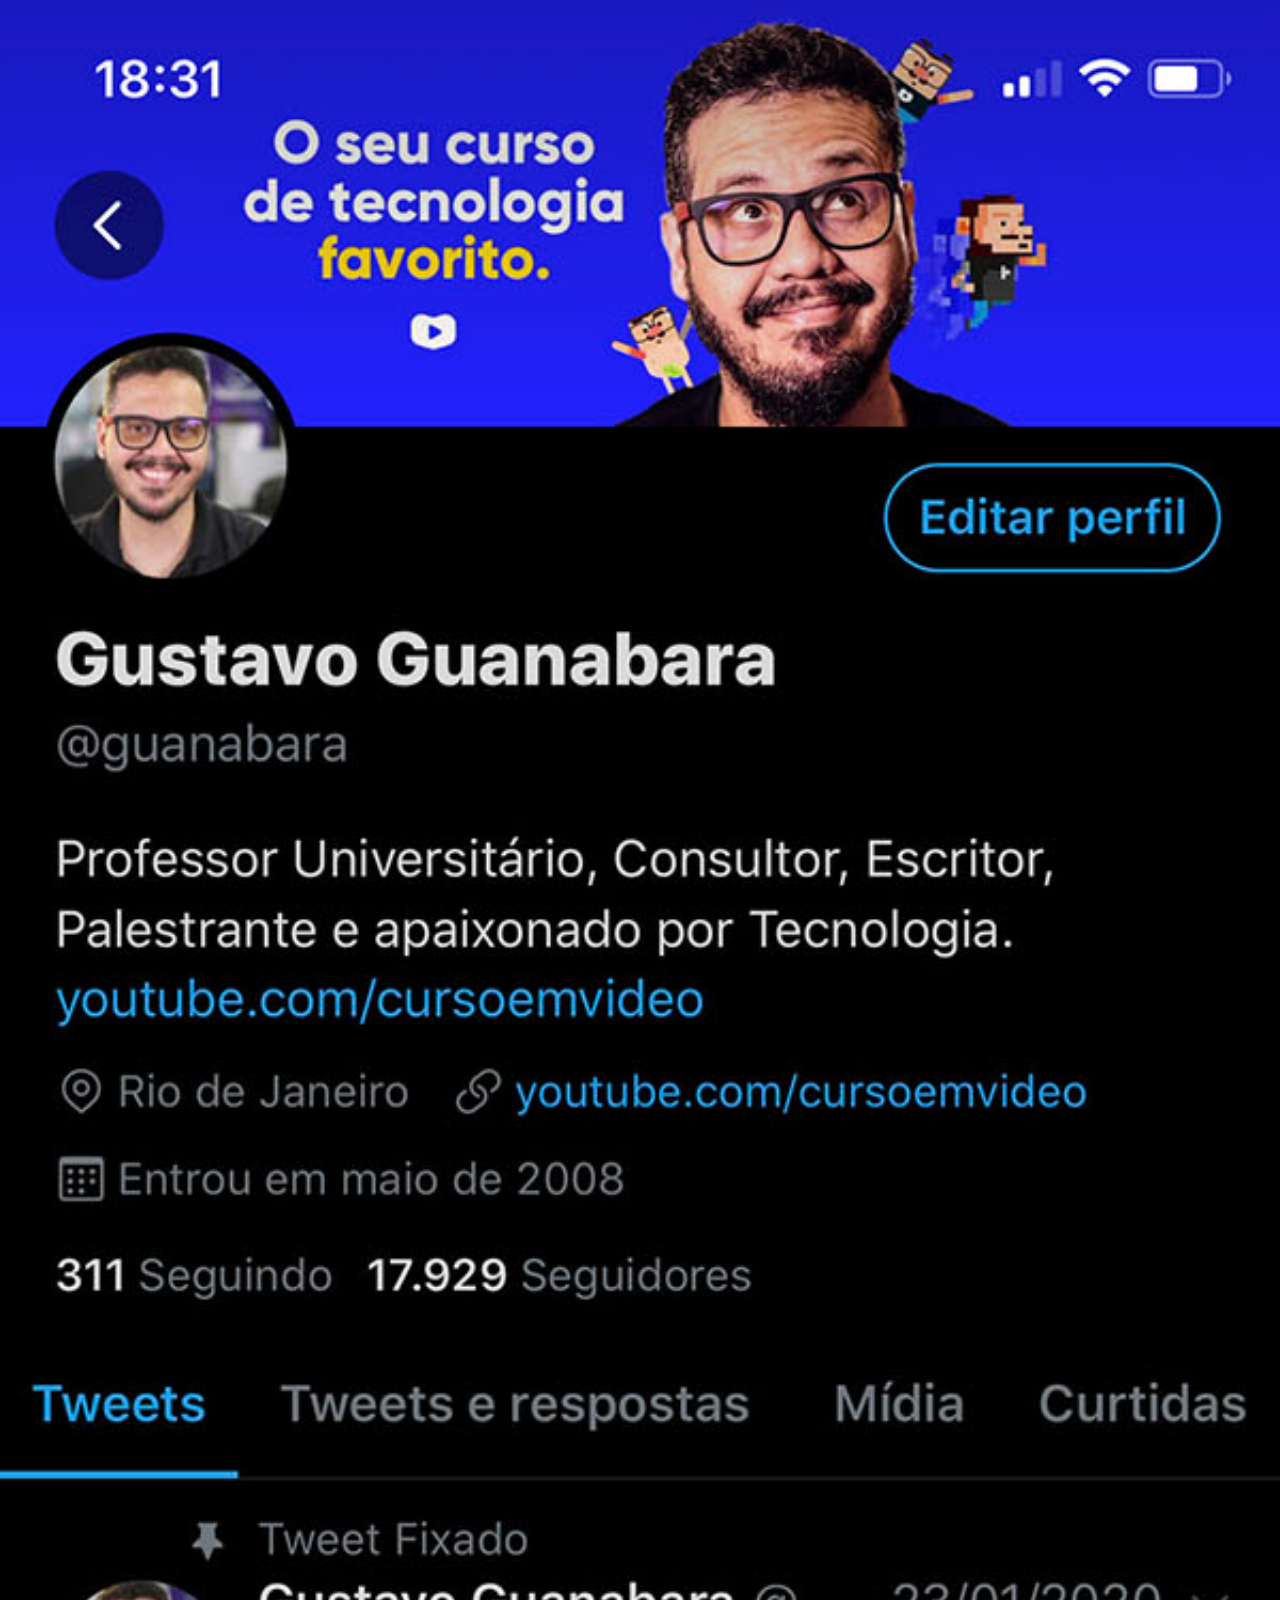
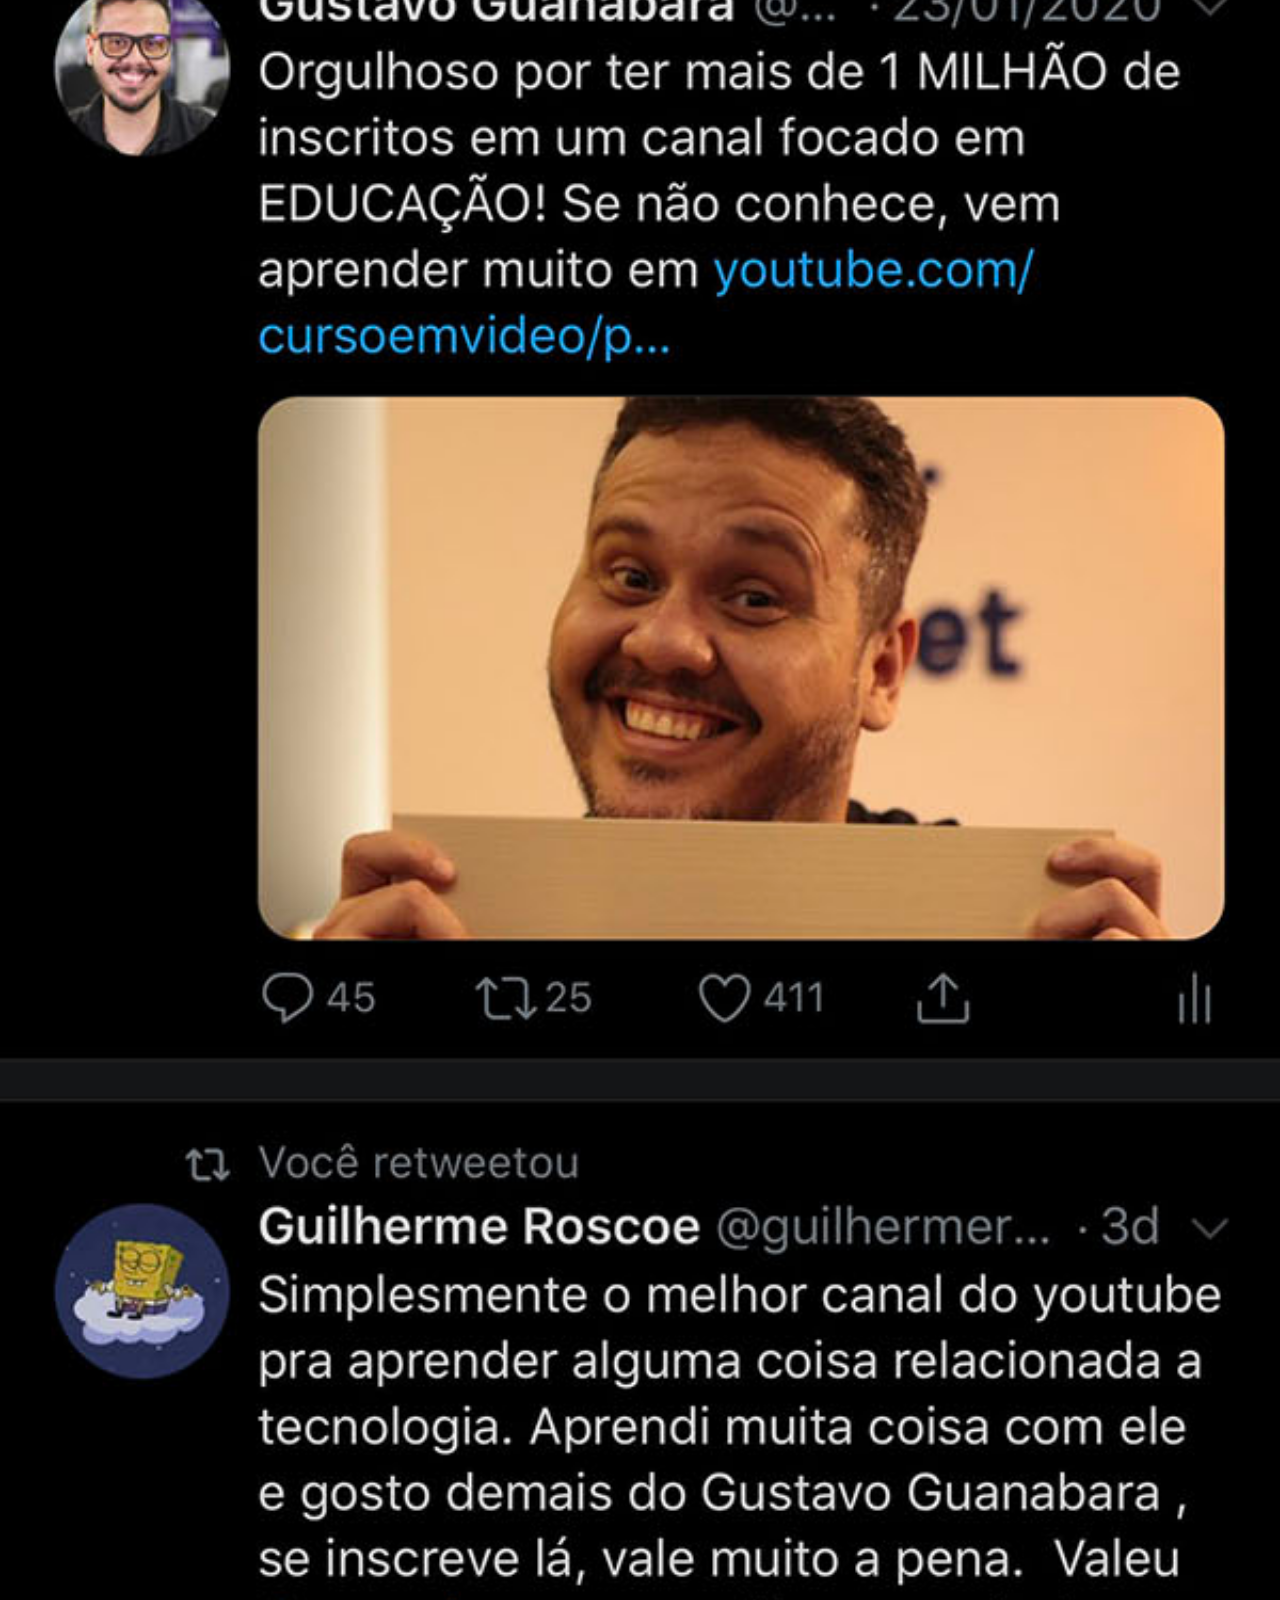
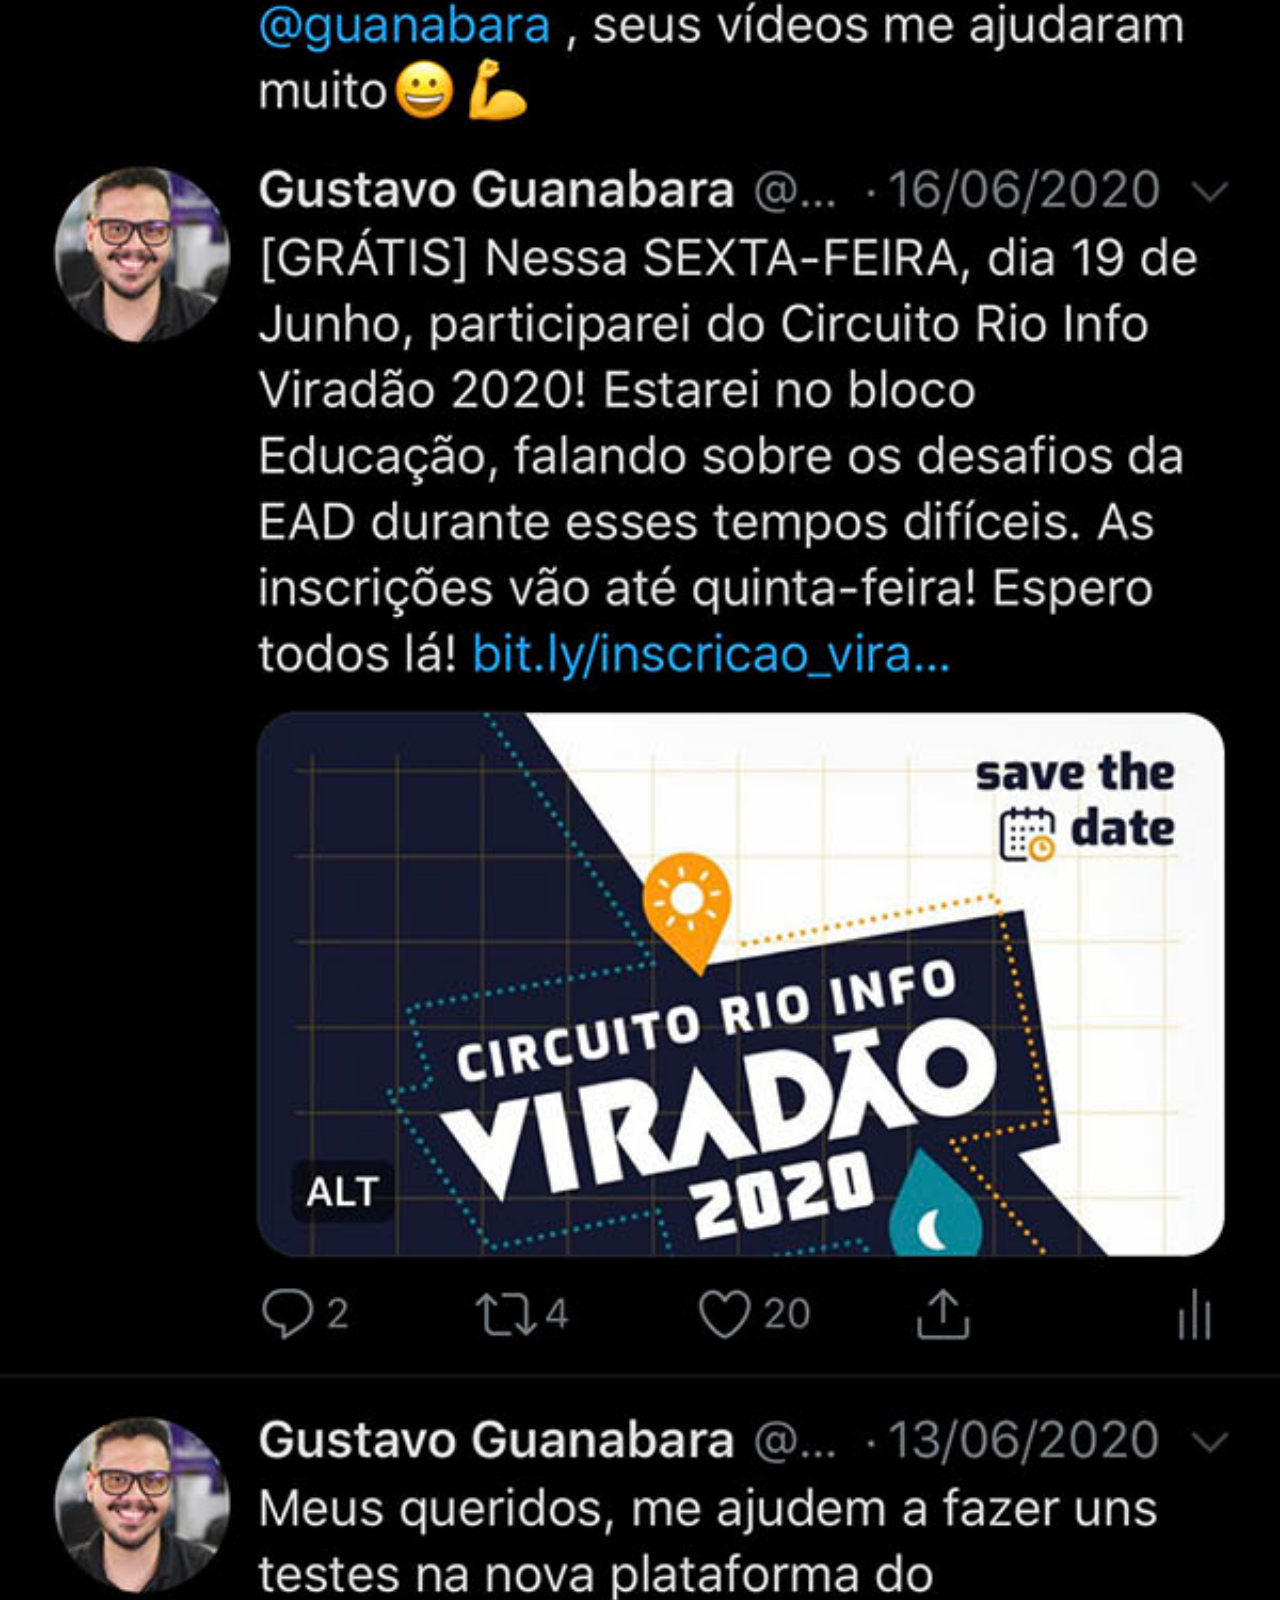
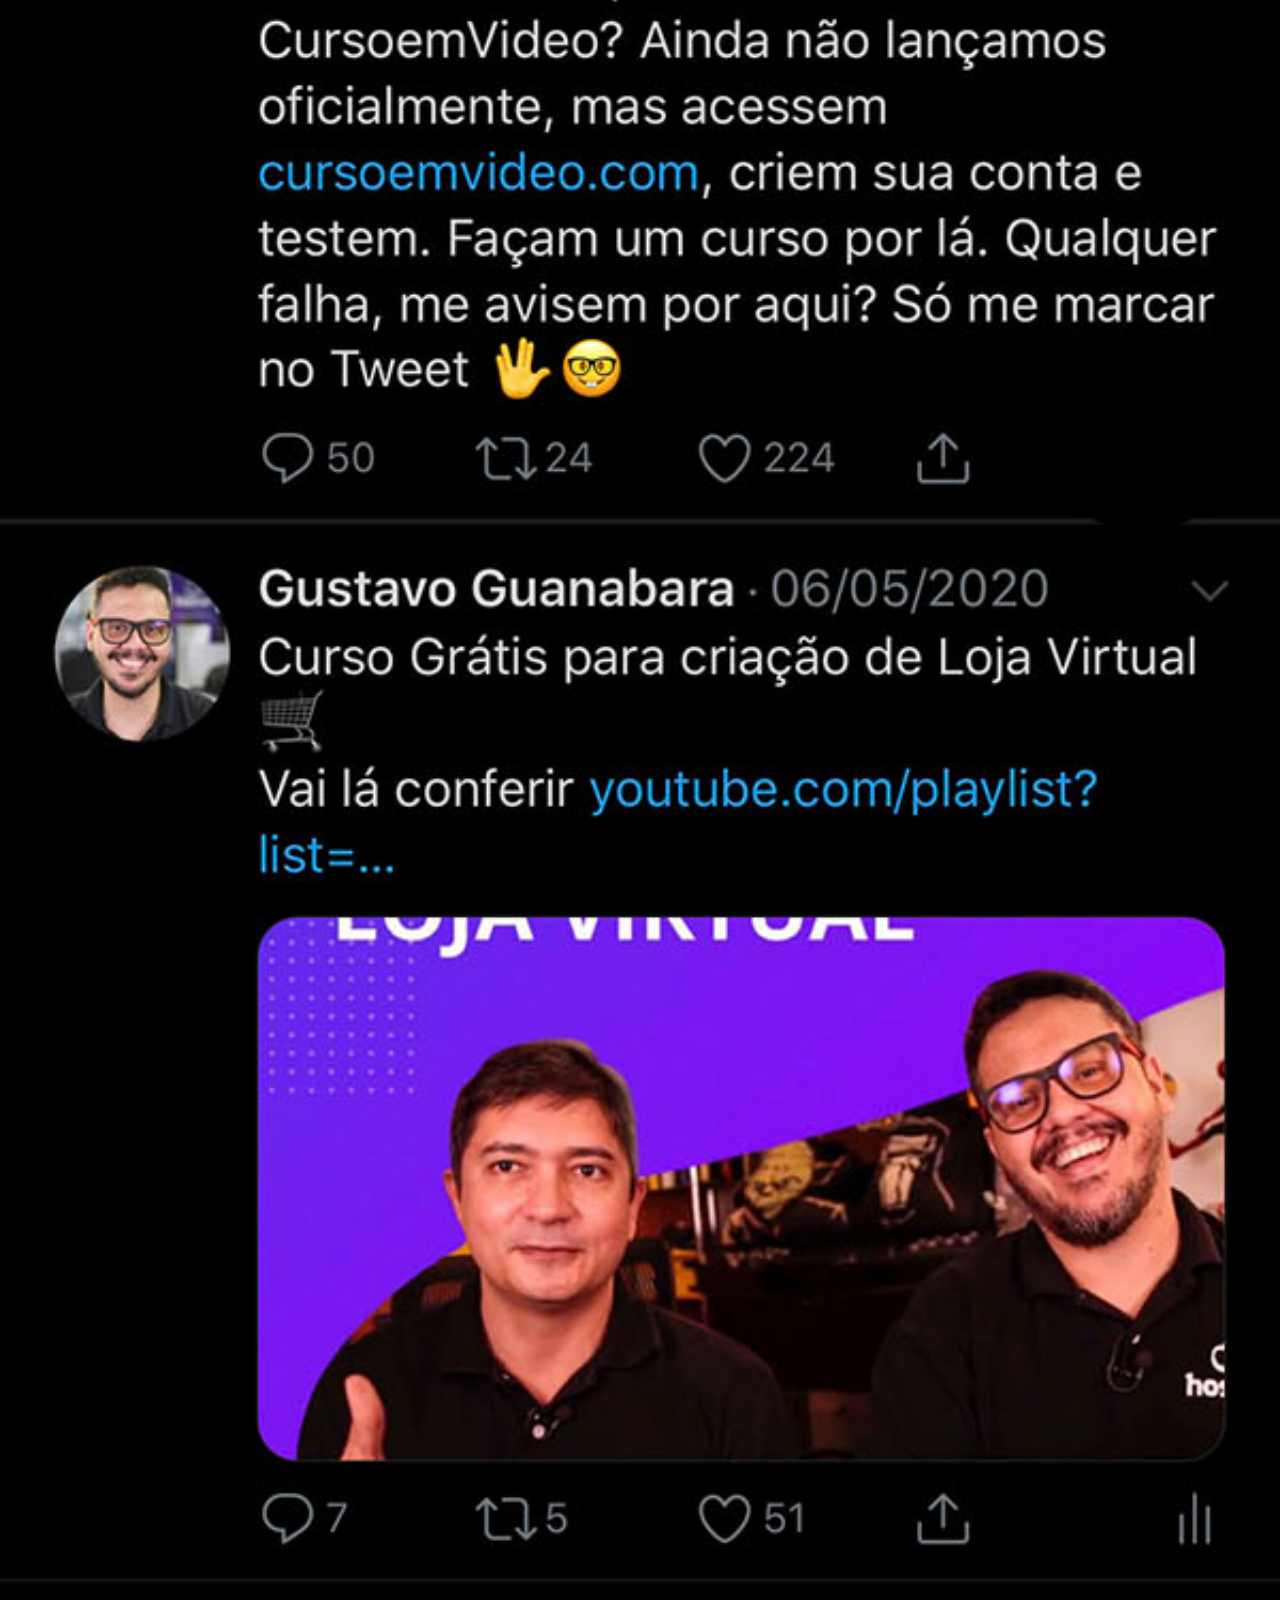
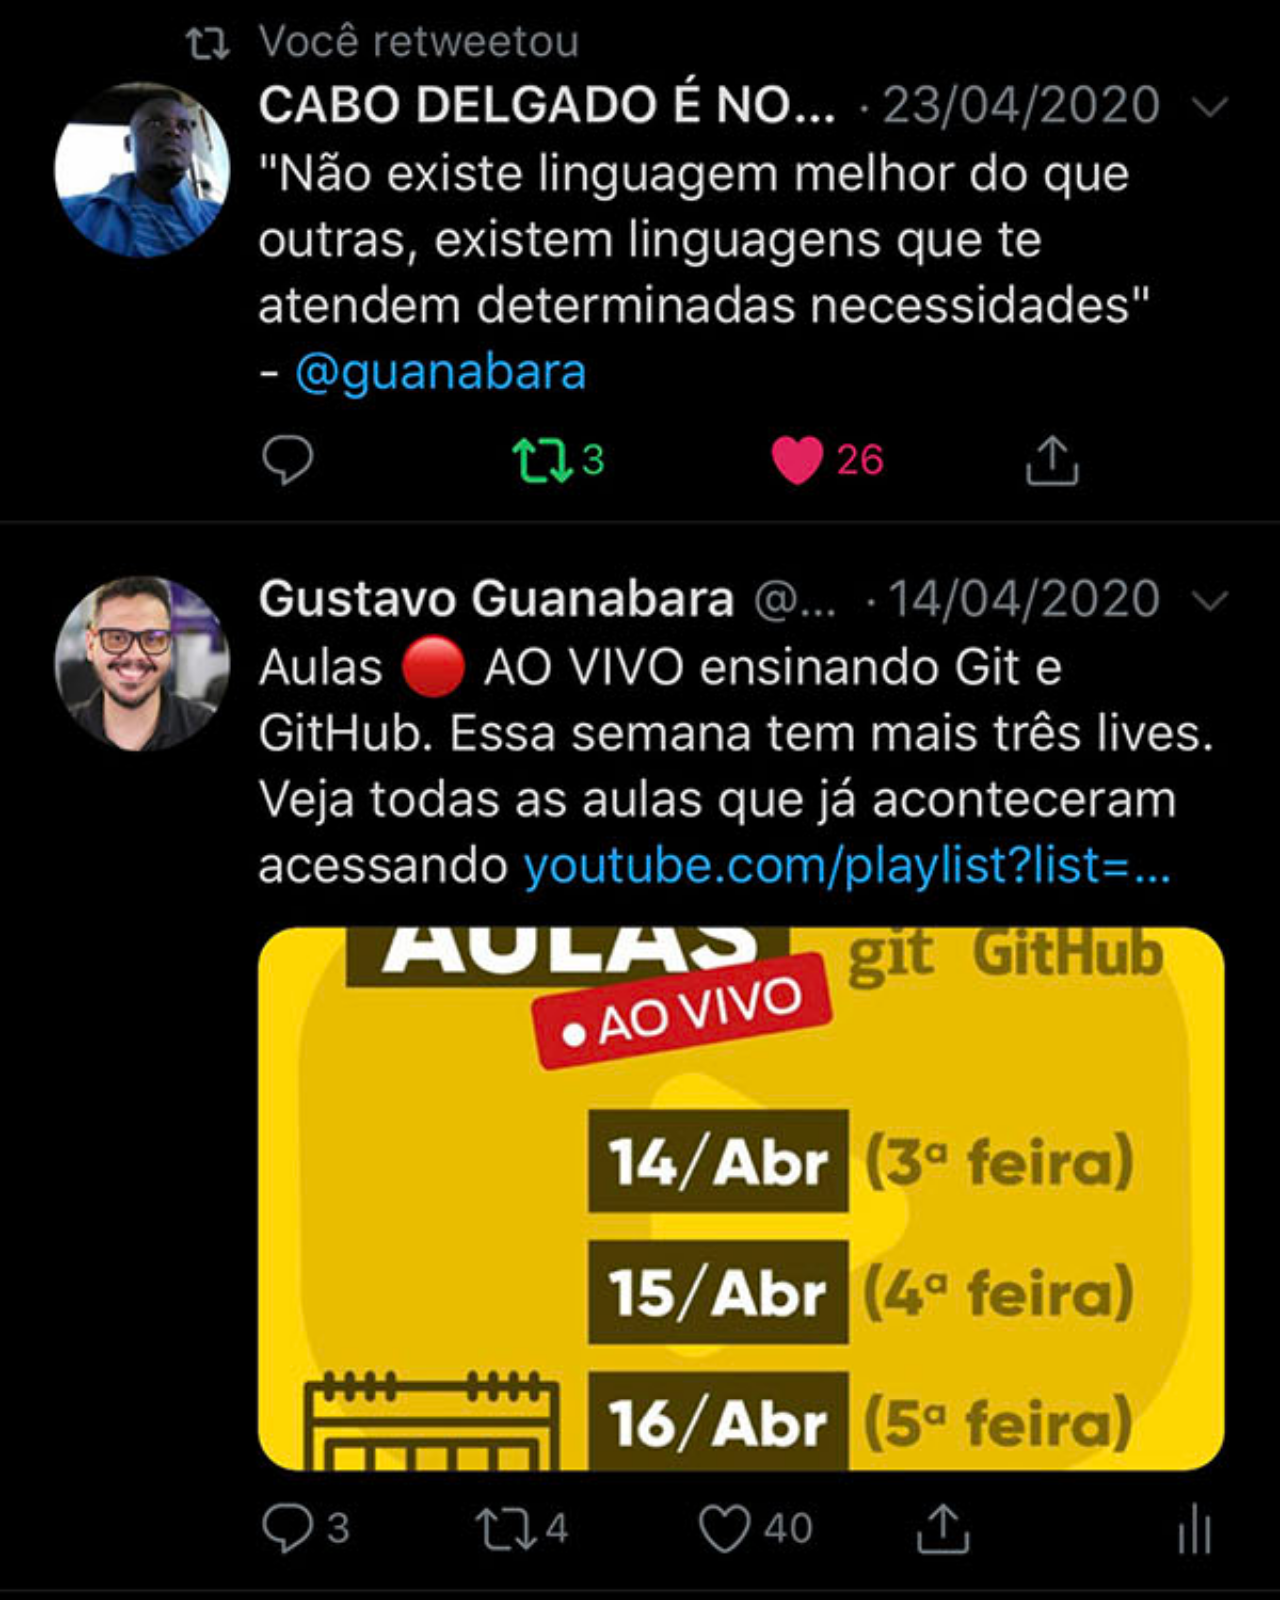
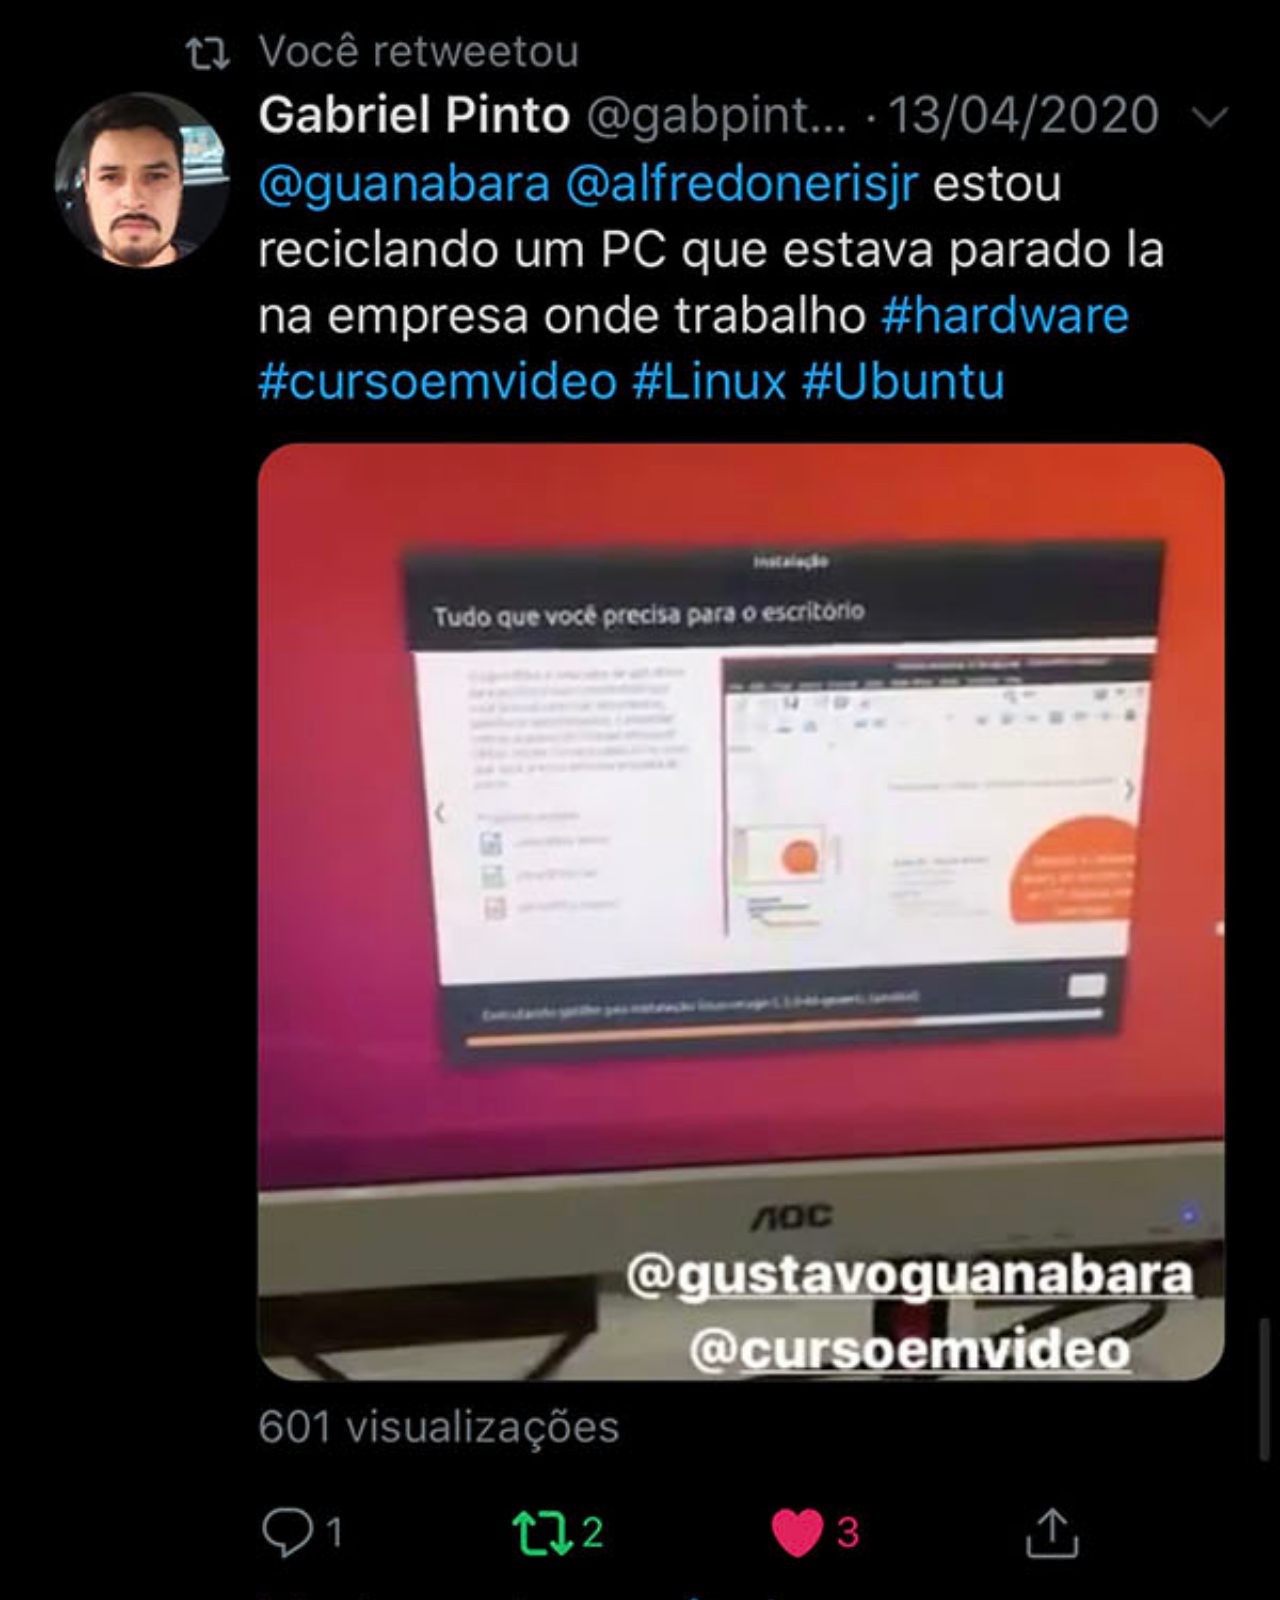
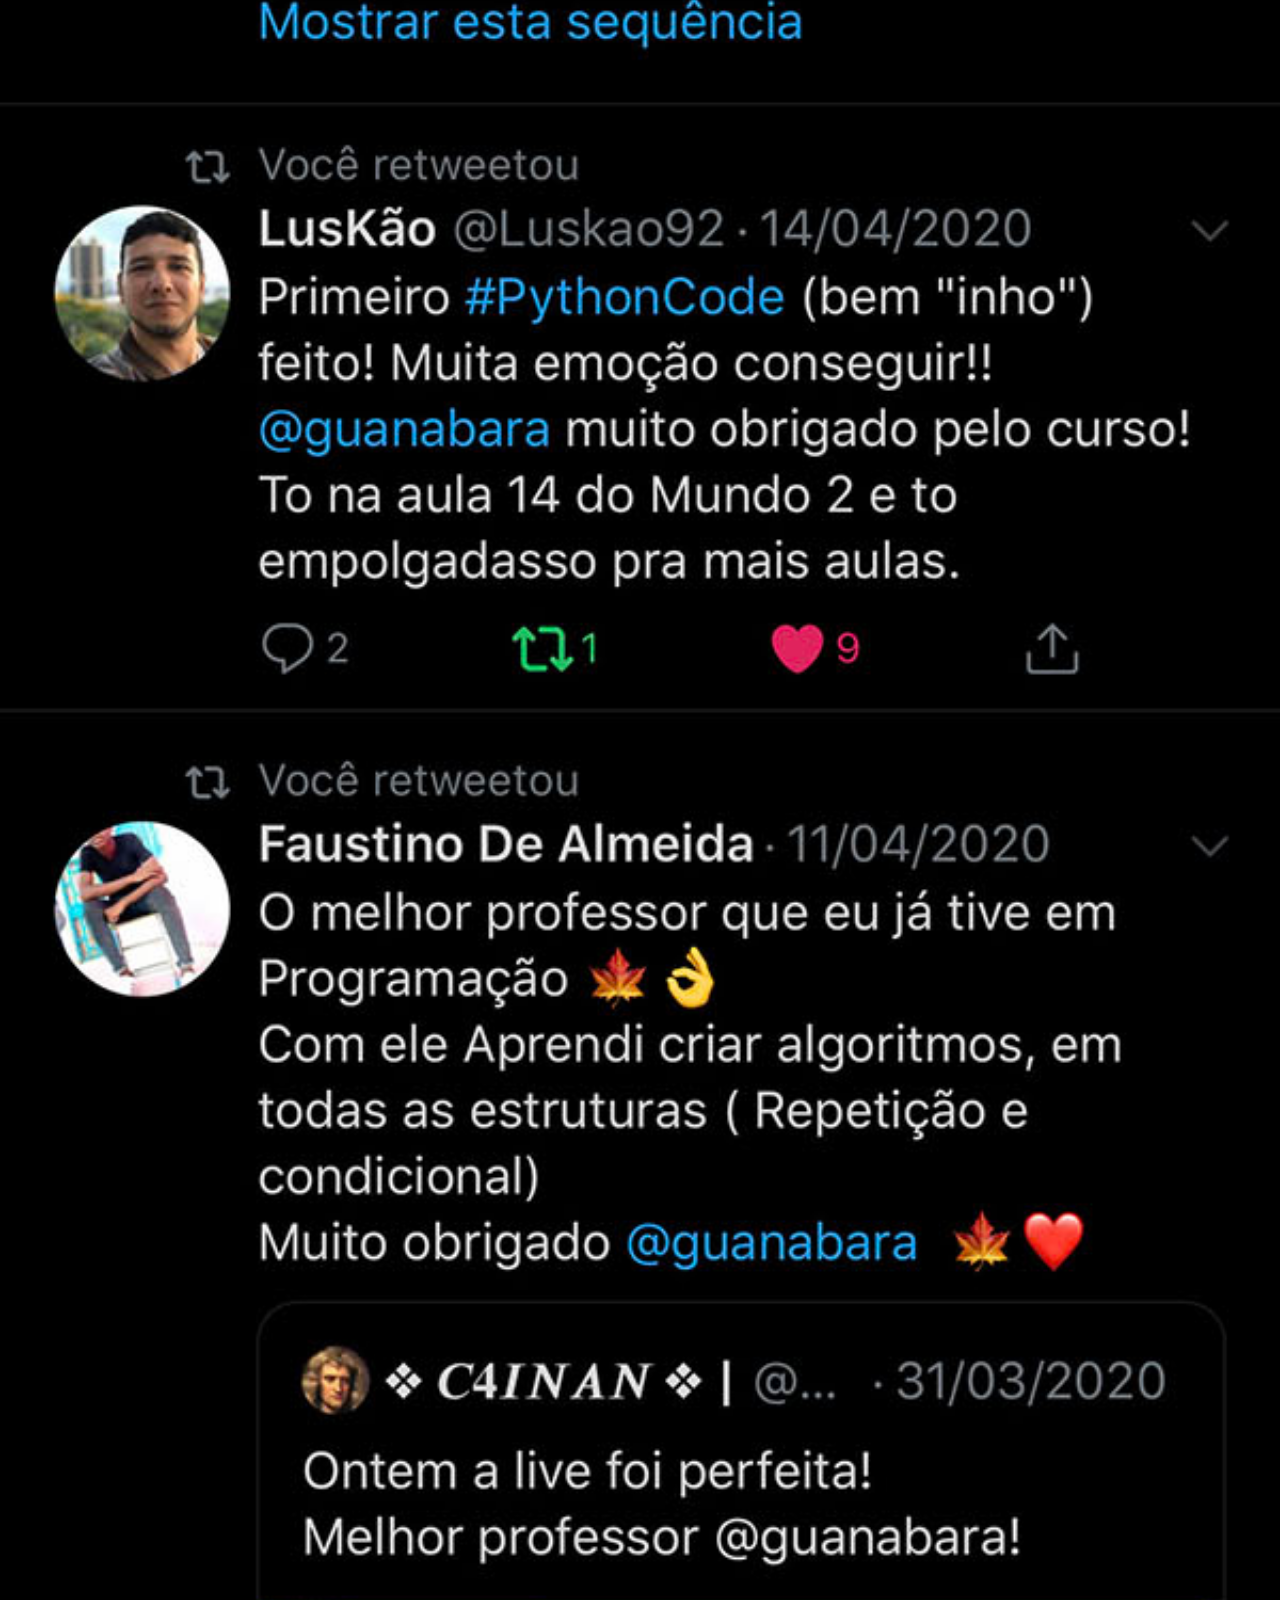
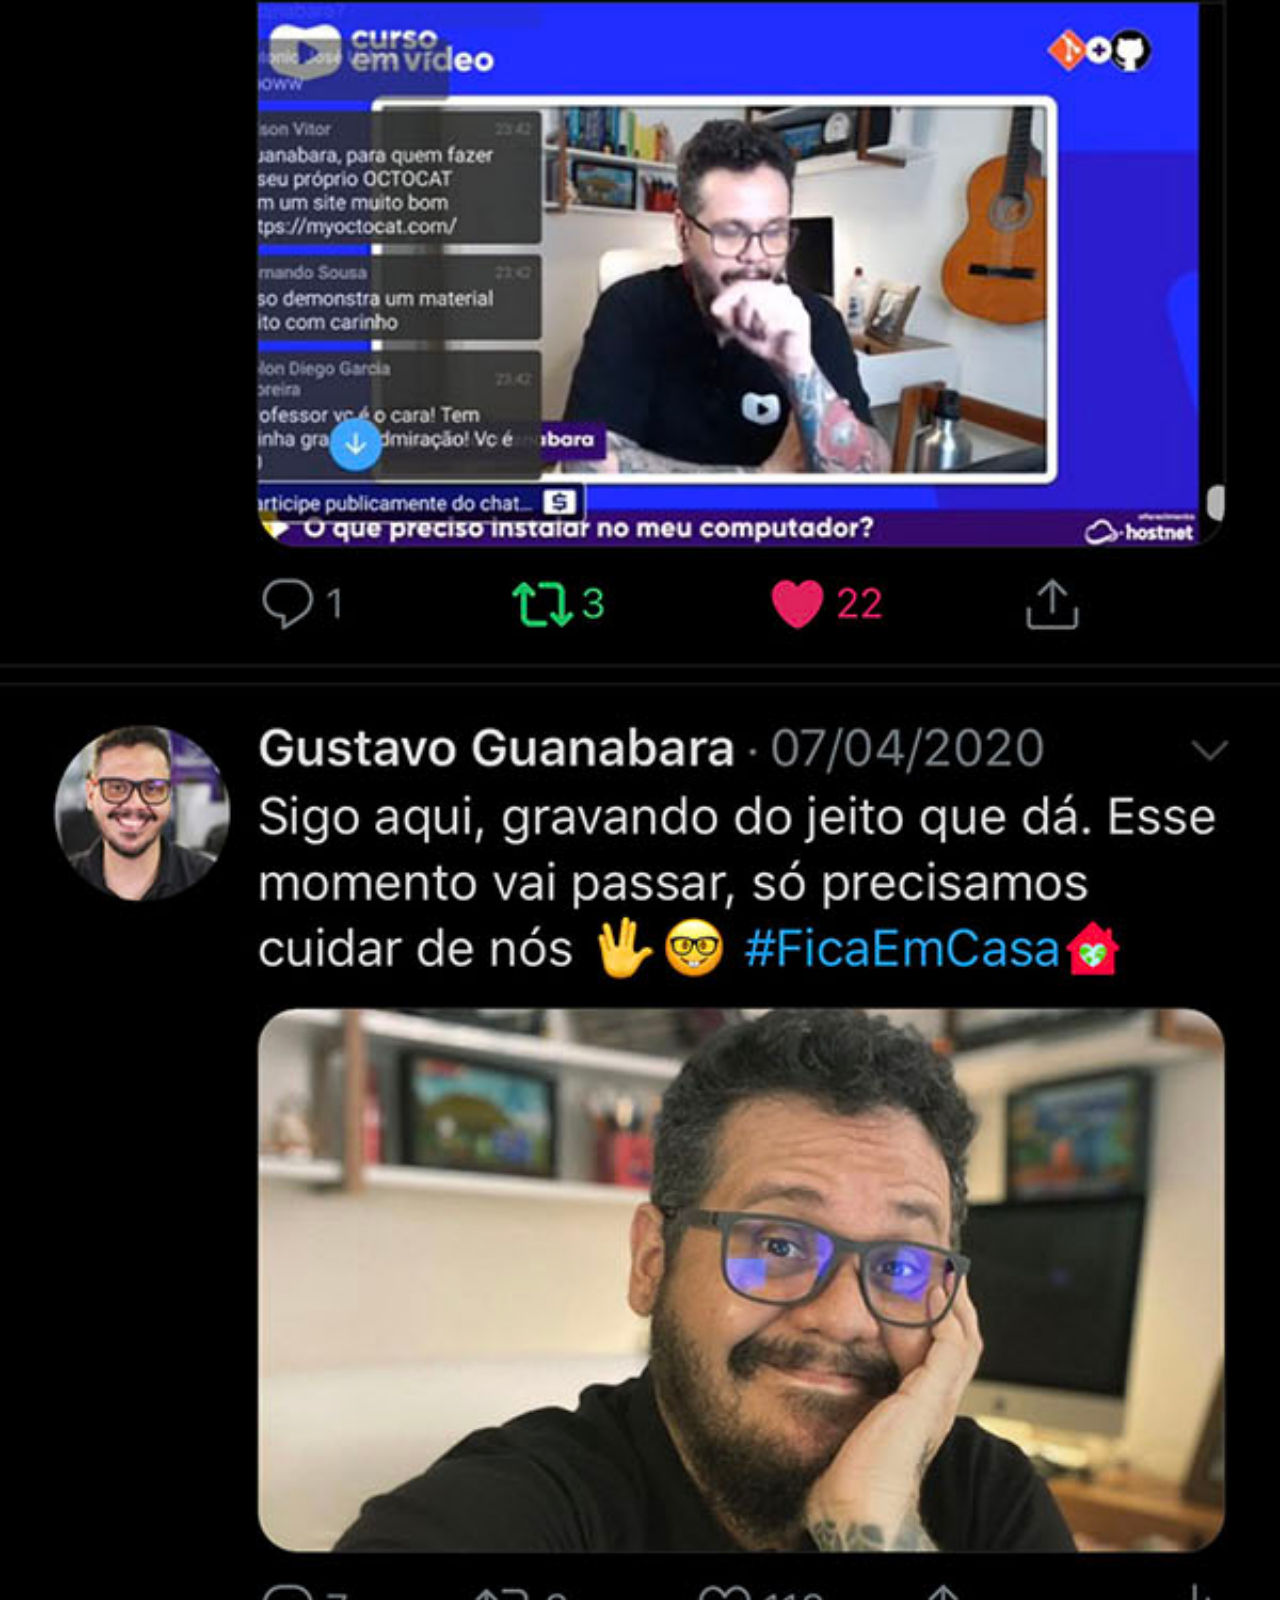
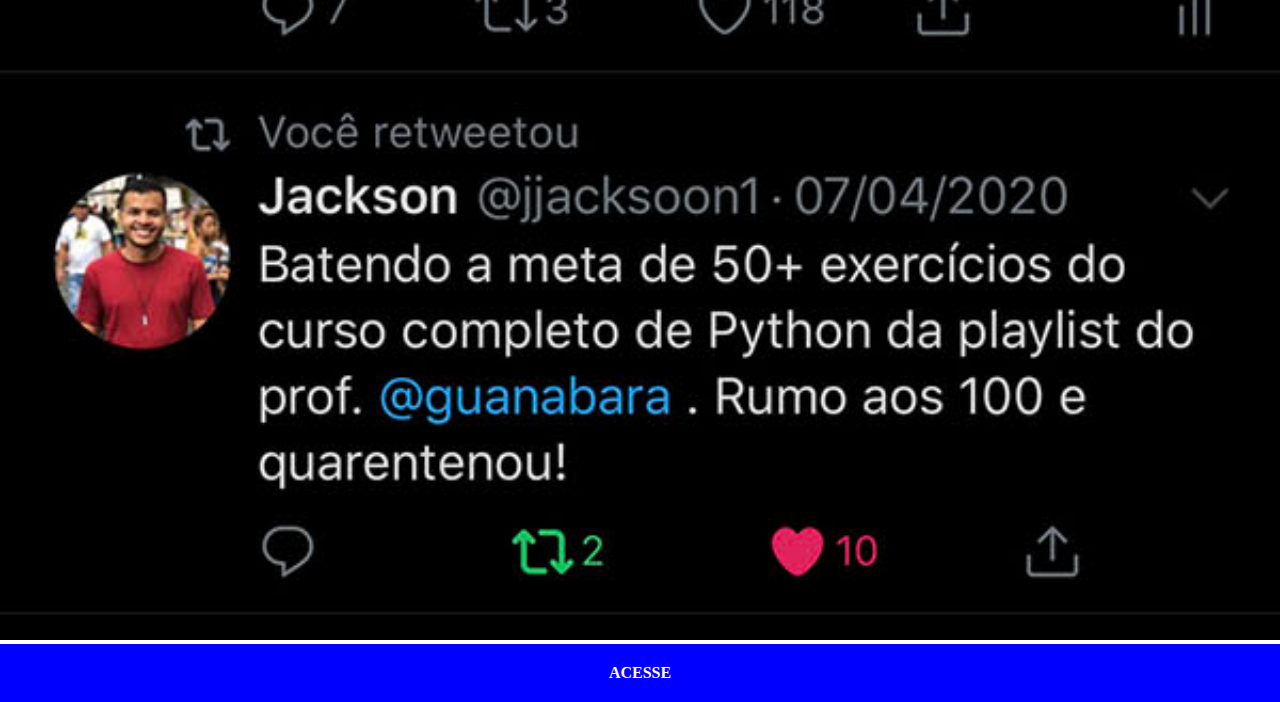
<file: projeto-celular/twitter.html>
<!DOCTYPE html>
<html lang="pt-br">
<head>
    <meta charset="UTF-8">
    <meta http-equiv="X-UA-Compatible" content="IE=edge">
    <meta name="viewport" content="width=device-width, initial-scale=1.0">
    <title>twitter</title>
    <link rel="stylesheet" href="estilos/social.css">
</head>
<body>
    <img src="imagens/tela-twitter.jpg" alt="twitter">
    <a href="https://twitter.com/i/flow/login?input_flow_data=%7B%22requested_variant%22%3A%22eyJsYW5nIjoicHQifQ%3D%3D%22%7D" target="_blank"> ACESSE </a>
</body>
</html>
</file>
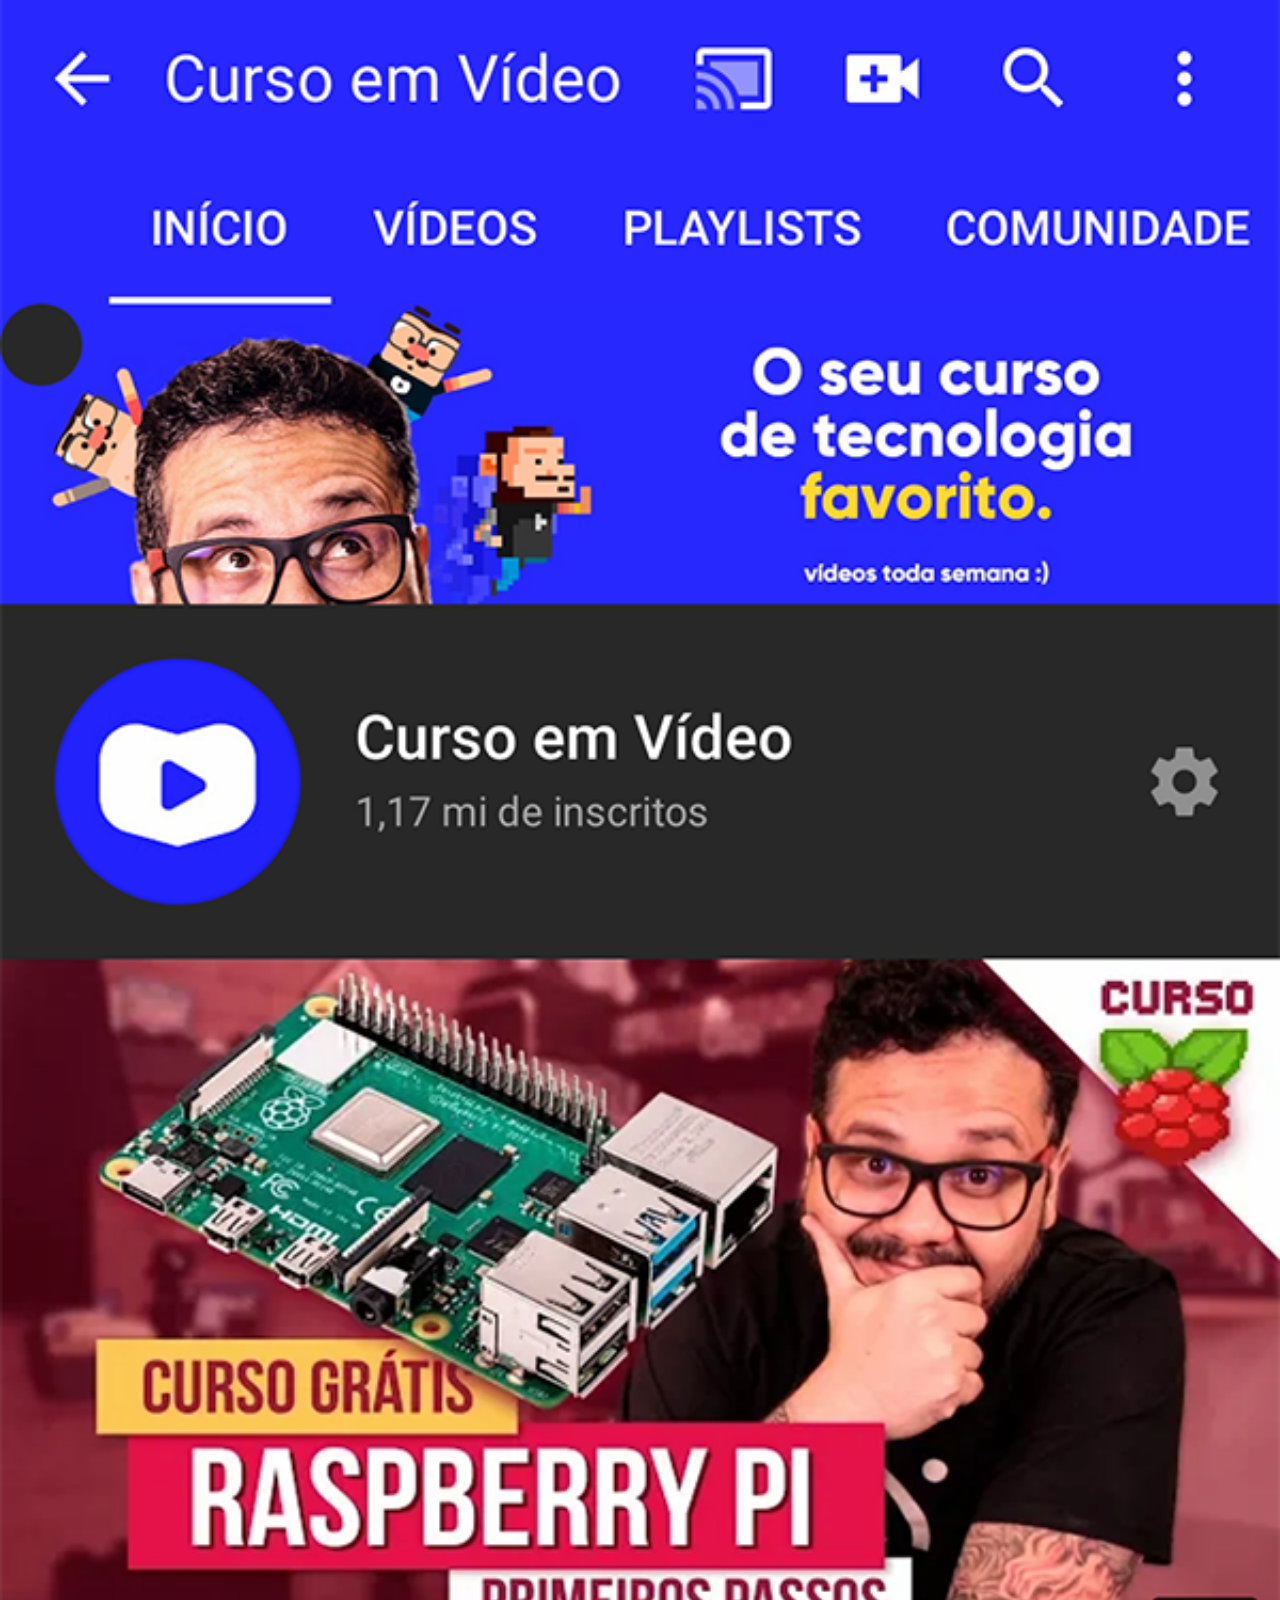
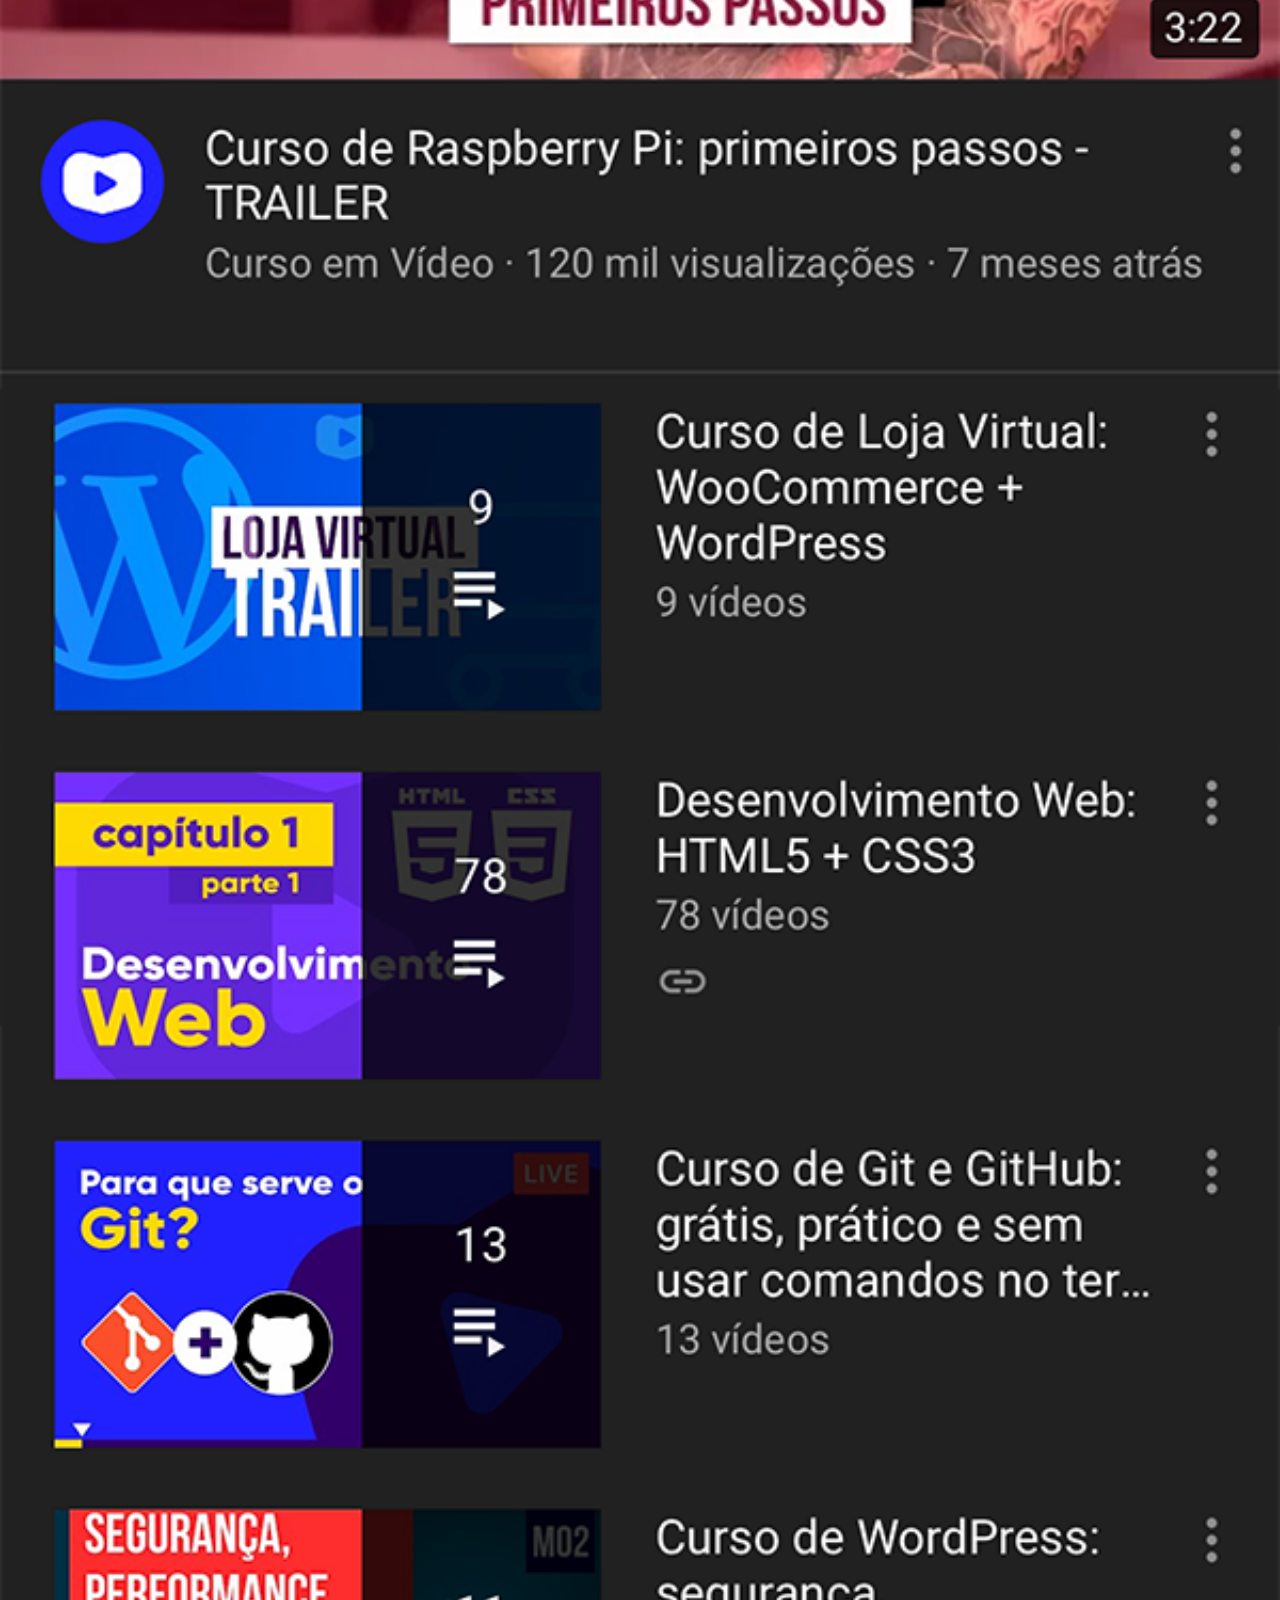
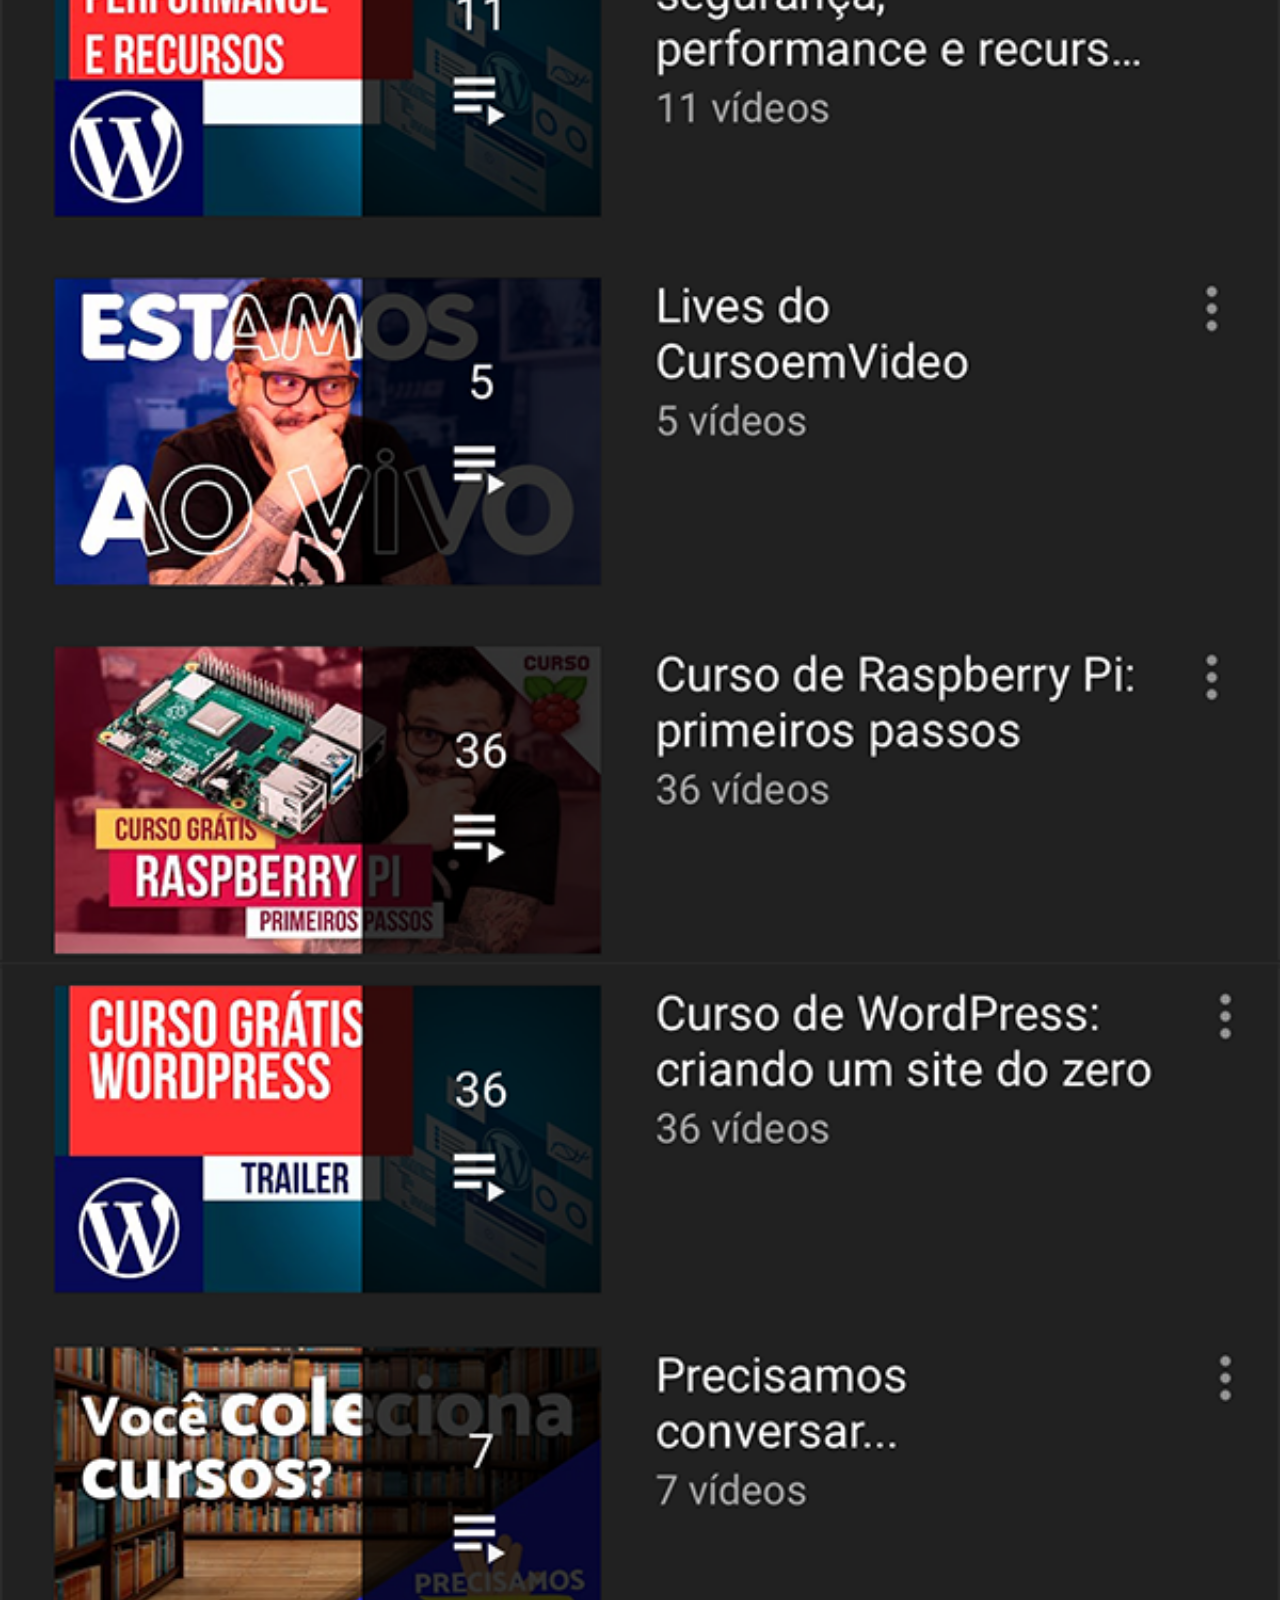
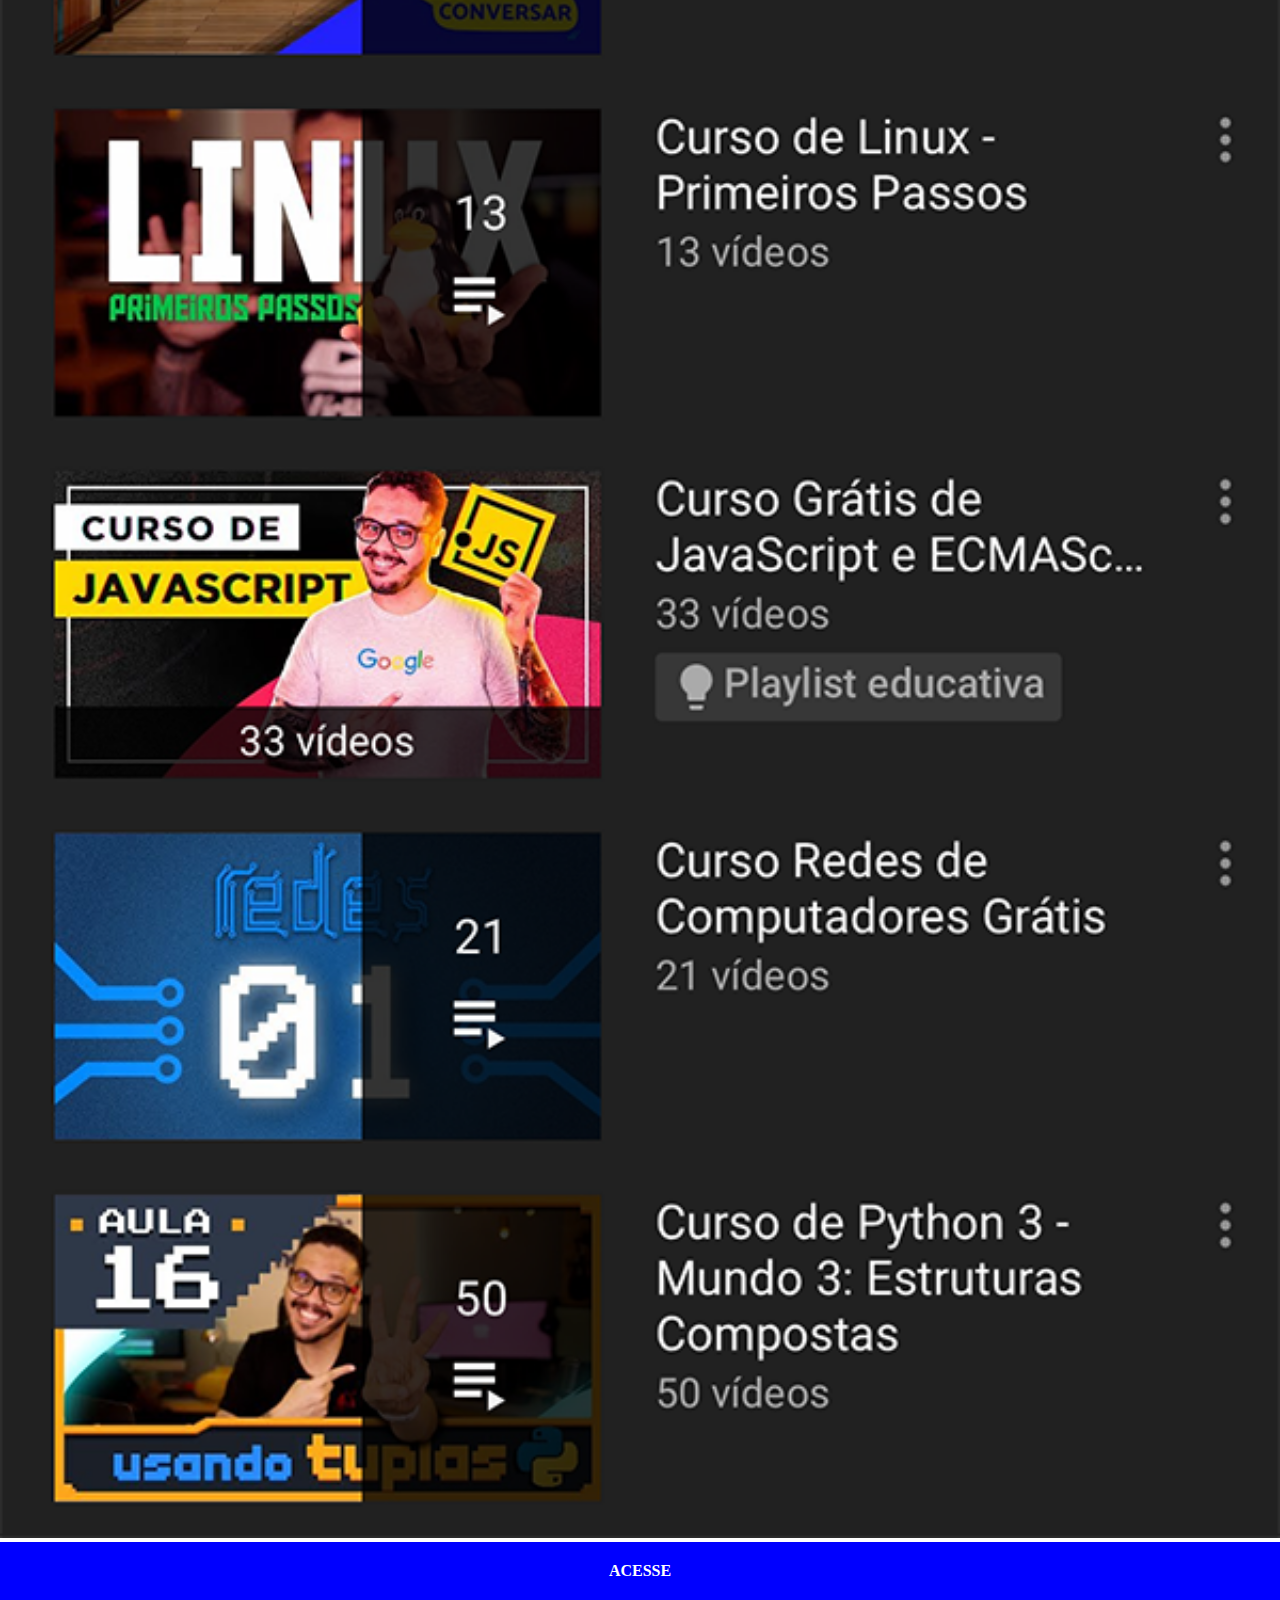
<file: projeto-celular/youtube.html>
<!DOCTYPE html>
<html lang="pt-br">
<head>
    <meta charset="UTF-8">
    <meta http-equiv="X-UA-Compatible" content="IE=edge">
    <meta name="viewport" content="width=device-width, initial-scale=1.0">
    <title>youtube</title>
    <link rel="stylesheet" href="estilos/social.css">
    
</head>
<body>
    <img src="imagens/tela-youtube.png" alt="">
    <a href="https://www.youtube.com/watch?v=ar5UB2MxraE&list=PLHz_AreHm4dkcVCk2Bn_fdVQ81Fkrh6WT&index=15" target="_blank">ACESSE</a>


</body>
</html>
</file>
<file: projeto-celular/estilos/style.css>
@charset "UTF-8";

*{
    margin: 0px;
    padding: 0px;
    font-family: Arial, Helvetica, sans-serif;
}

html,body{
    height: 100vh;
    width: 100vw;
    background-color: aquamarine;
}

body{
    background: url('../imagens/fundo-madeira.jpg') no-repeat
    top center;
    background-size: cover;
    background-attachment: fixed;

}

main{
    height: 100vh;
    position: relative;
}

#tel {
    top: 50%;
    left: 50%;
    height: 627px;
    transform: translate(-50%, -50%);
    width: 311px;
    position: absolute;
    background:url('../imagens/frame-iphone.png')
    no-repeat;
}

#tela{
    position: relative;
    top: 80px;
    left: 22px;
    width: 267px;
    height: 472px;
}    
#redes {
 text-align: right;
}

#redes img:hover{
    border: 3px solid rgba(0, 0, 0, 0.603);
    transform: translate(-5px, -5px);
    box-shadow: 5px 5px 10px black;
    transition: transform 1s, border 2s;

}

#redes img{
    width: 70px;
    height: 70px;
    padding: 10px;
    border-radius: 50%;
    box-sizing: border-box;
}
</file>
<file: projeto-celular/estilos/social.css>
@charset "UTF-8";

*{
    margin: 0px;
    padding: 0px;
}

::-webkit-scrollbar{
    width: 0px;
    height: 0px;
}

img{
    width: 100vw;

}

a{
    display: block;
    background-color: blue;
    color: white;
    padding: 20px;
    text-align: center;
    text-decoration: none;
    font-weight: bolder;

}

a:hover{
    color: aqua;
}
</file>
